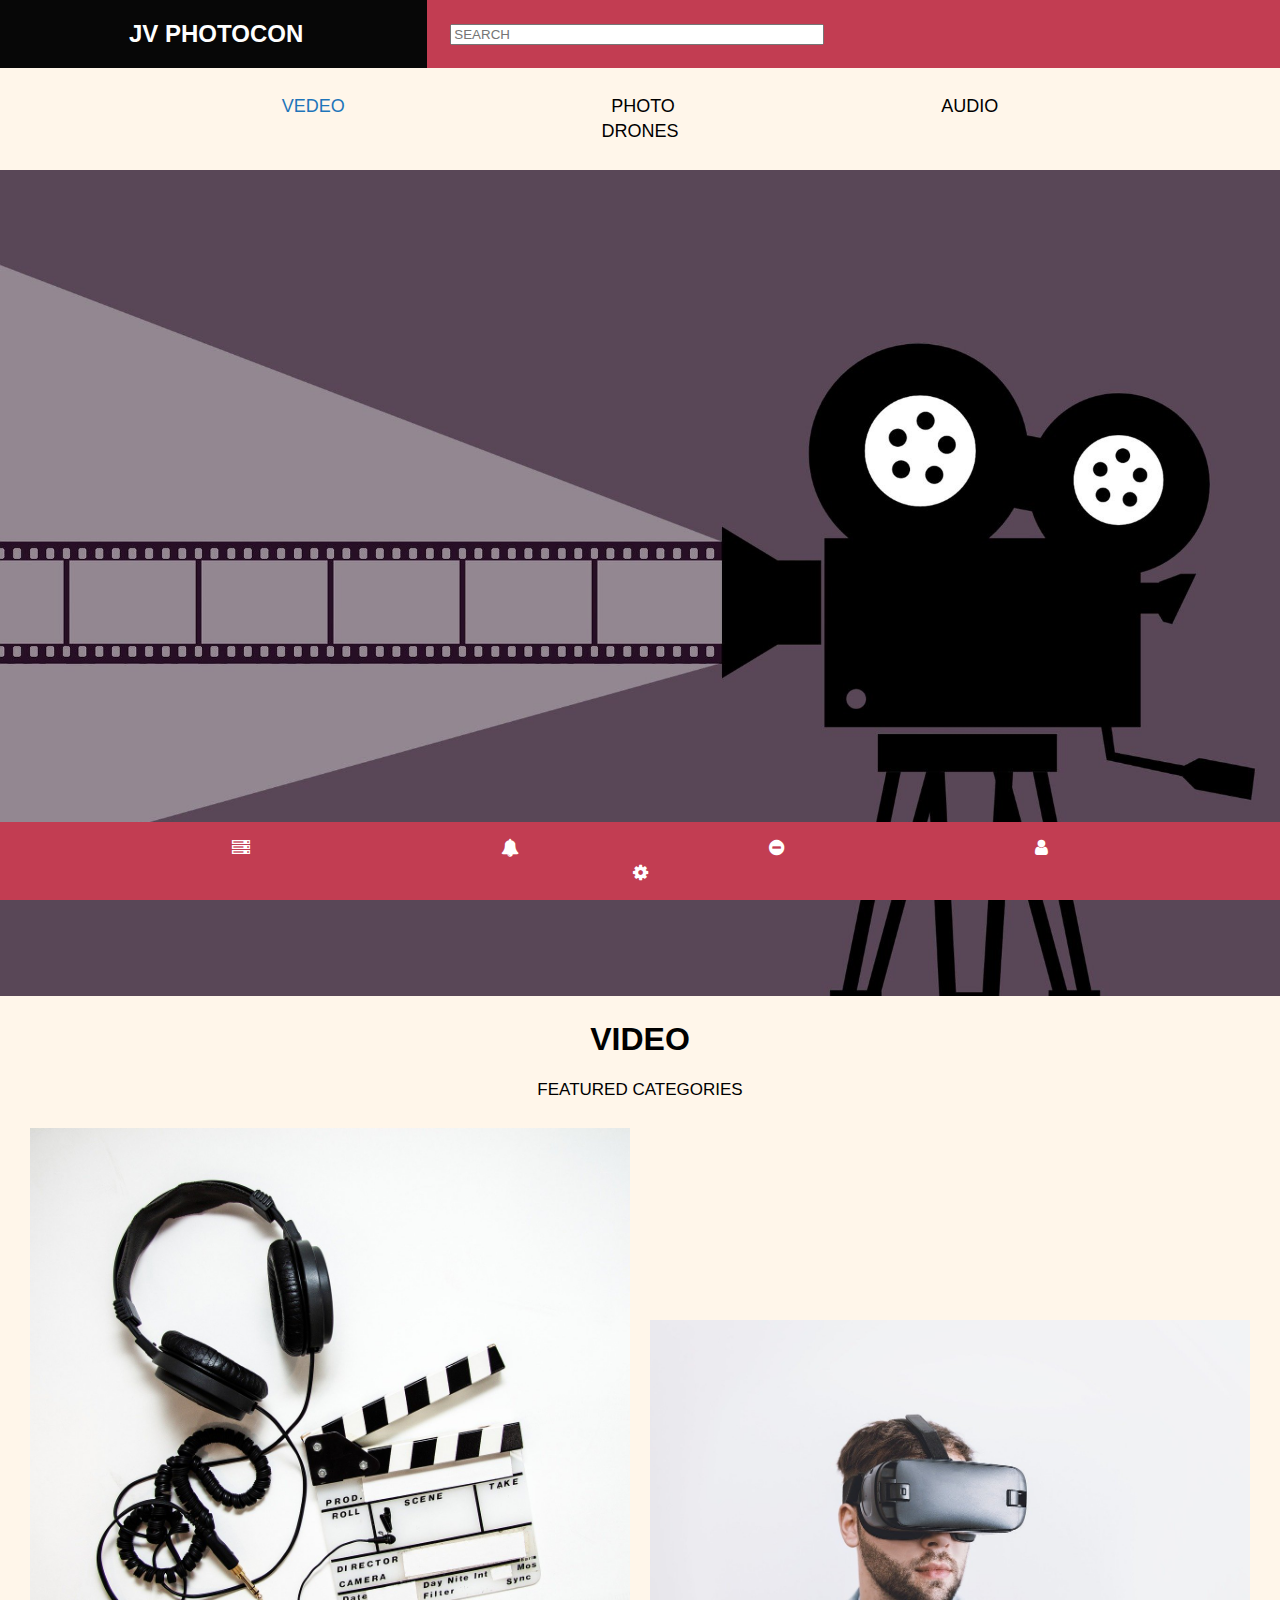
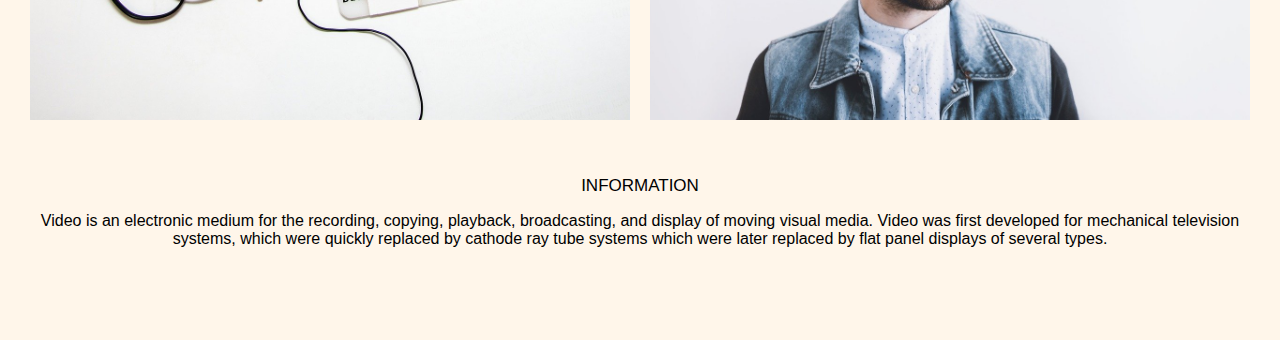
<file: index.html>
<!DOCTYPE html>
<html>
<head>
<meta name="viewport" content="width=device-width, initial-scale=1">
<link rel="stylesheet" href="https://cdnjs.cloudflare.com/ajax/libs/font-awesome/4.7.0/css/font-awesome.min.css">
<link rel="stylesheet" type="text/css" href="css/style.css">
</head>
<body>

    <div class="top-header">
      <div class="col-md-12" >
        <div class="col-md-4 logo">
          <h2 class="logo_head">JV PHOTOCON</h2>
        </div>
        <div class="col-md-8 search_div">
          <input type="text" placeholder="SEARCH"  class="search">
        </div>
      
    </div>
    </div>
    
    

<div class="header">  
  <div class="header-center">
    <ul class="abc">
      <a class="" href="index.html">VEDEO</a>
      <a class="" href="photo.html">PHOTO</a>
      <a class="" href="audio.html">AUDIO</a>
      <a class="" href="drone.html">DRONES</a>
    </ul>
   
  </div>
</div>
<div >
  <img src="image/video.jpg" class="image">
</div>

<div class="category">
  <center><h1>VIDEO</h1></center>
  <center><span class="feature_category">FEATURED CATEGORIES</span></center><br>

  <div class="container">
    <div>
      <img src="image/video1.jpg" class="image1"><img src="image/video2.jpg" class="image1">
    </div>
    <div class="information">
       <center><span class="info_size">INFORMATION</span></center>
       <center><p>Video is an electronic medium for the recording, copying, playback, broadcasting, and display of moving visual media. Video was first developed for mechanical television systems, which were quickly replaced by cathode ray tube systems which were later replaced by flat panel displays of several types.</p></center>
    </div>
  </div>
</div>

<div class="footer">
 <div class="footer-center">
  <div class="dropup">
    <a href="javascript:void(0)" class="dropbtn"><i class="fa fa-server"></i></a>
    <div class="dropup-content">
      <a href="index.html">VEDEO</a>
      <a href="photo.html">PHOTO</a>
      <a href="audio.html">AUDIO</a>
      <a href="drone.html">DRONES</a>
  </div>
</div>
    <a href="javascript:void(0)"><i class="fa fa-bell"></i></a>
    <a href="javascript:void(0)"><i class="fa fa-minus-circle"></i></a>
    <a href="javascript:void(0)"><i class="fa fa-user"></i></a>
    <a href="javascript:void(0)"><i class="fa fa-cog"></i></a>
  </div>
</div>
<script type="text/javascript" src="js/jquery.js"></script>
</body>
</html>

<script type="text/javascript">
$(document).ready(function () {
    var url = window.location;
    $('ul.abc a[href="'+ url +'"]').addClass('active');
    $('ul.abc a').filter(function() {
         return this.href == url;
    }).addClass('active');
});
</script>
</file>
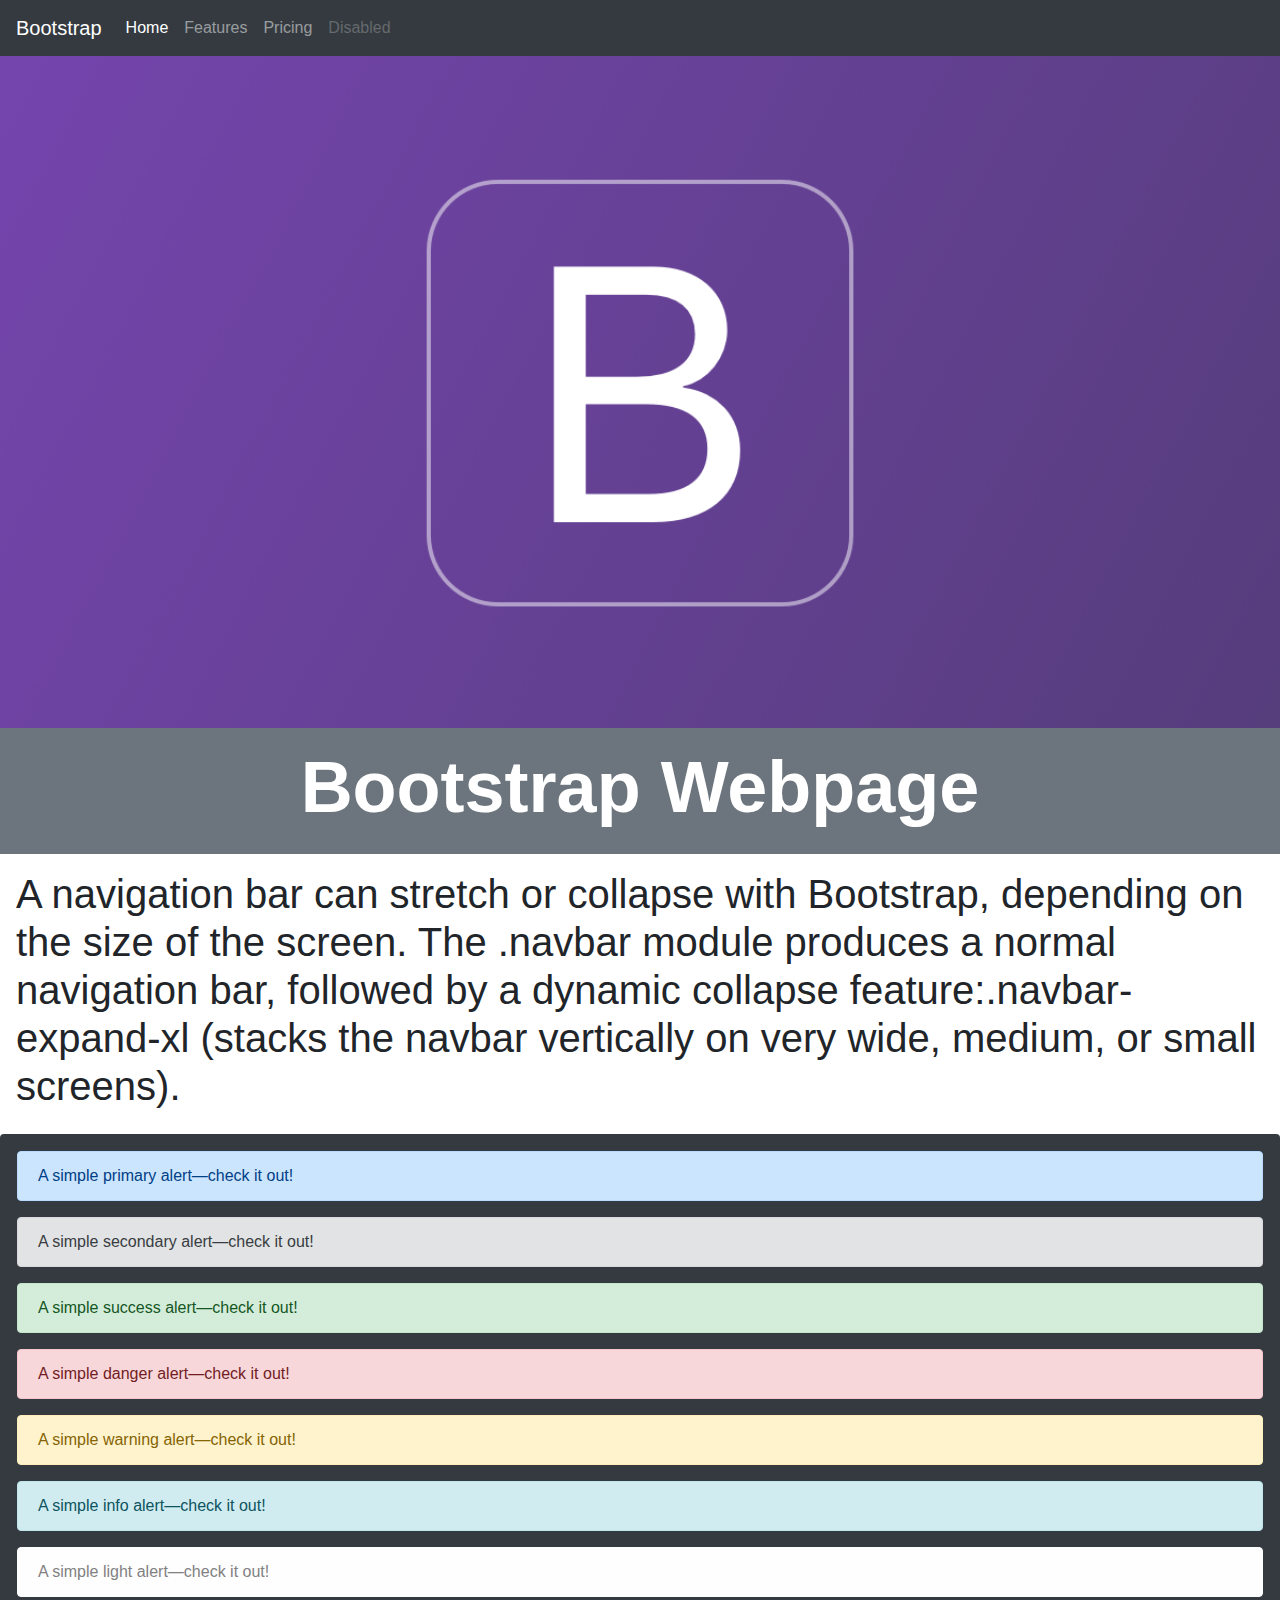
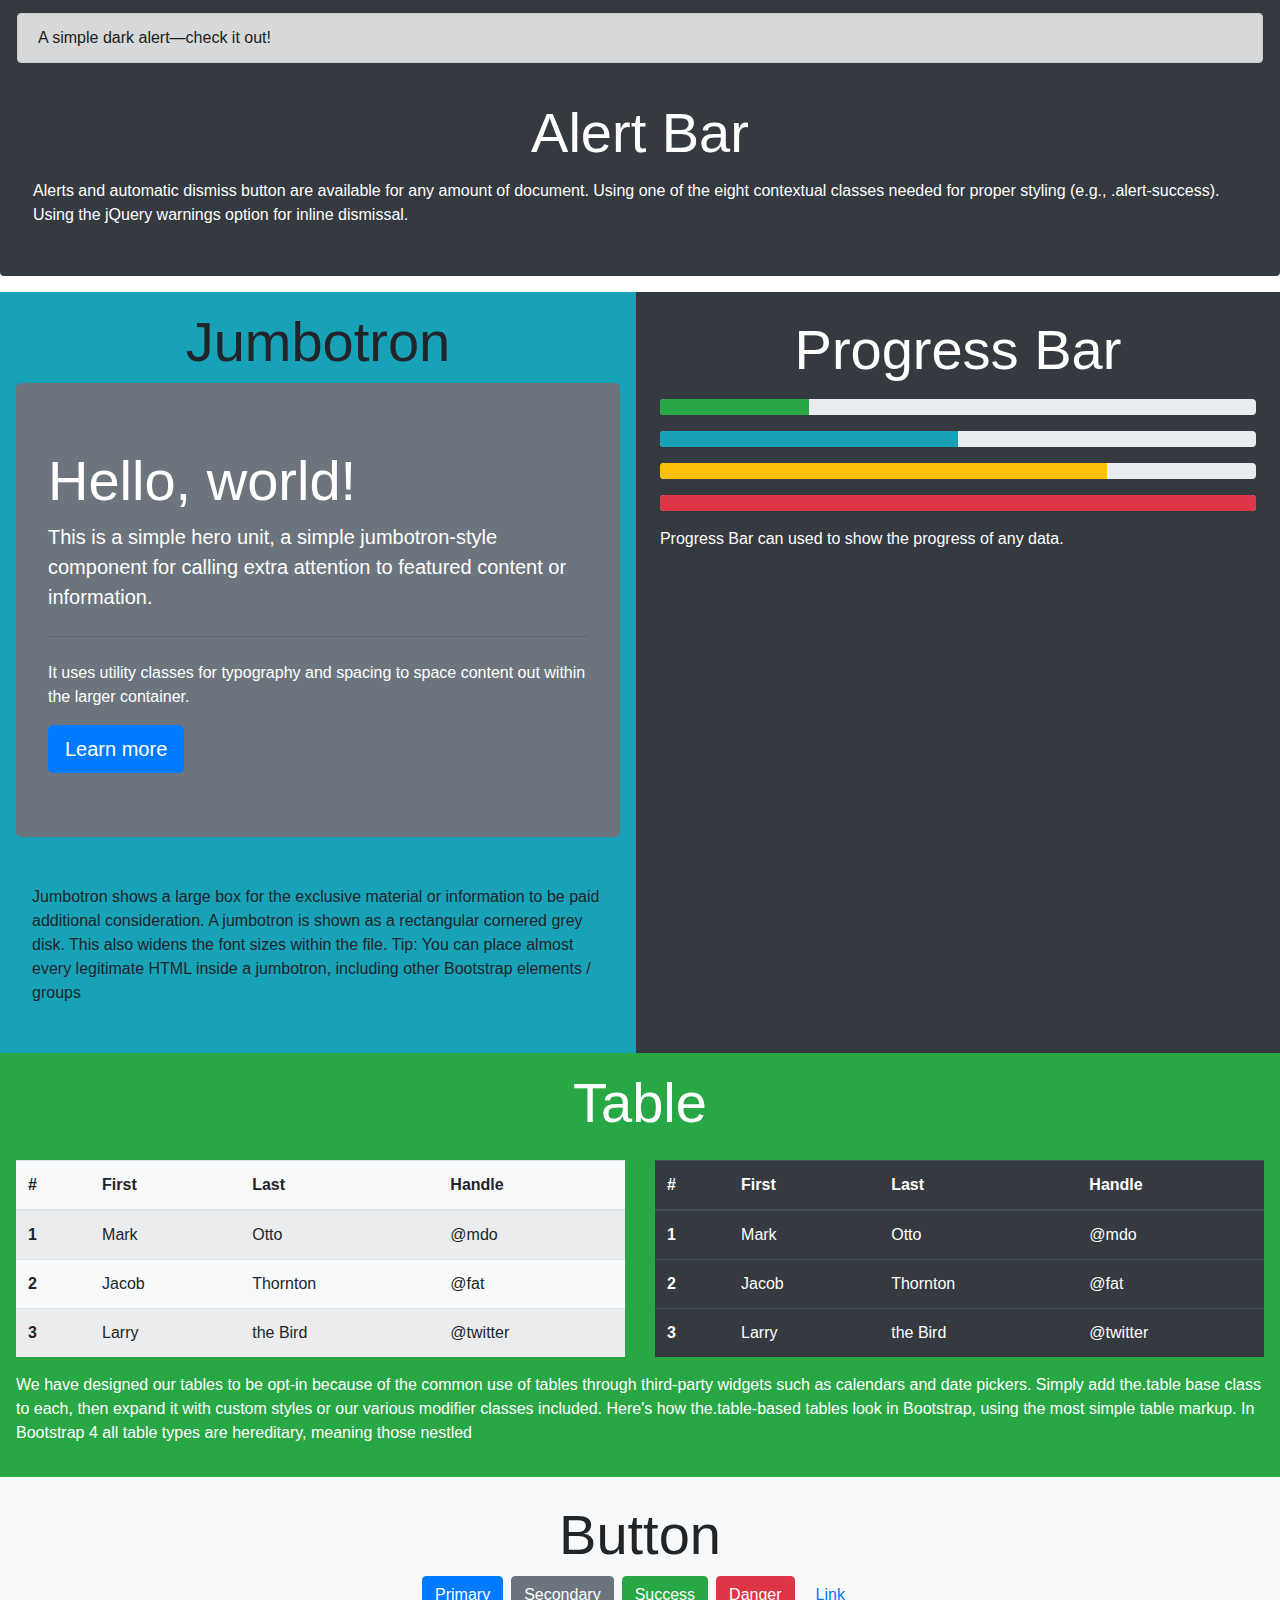
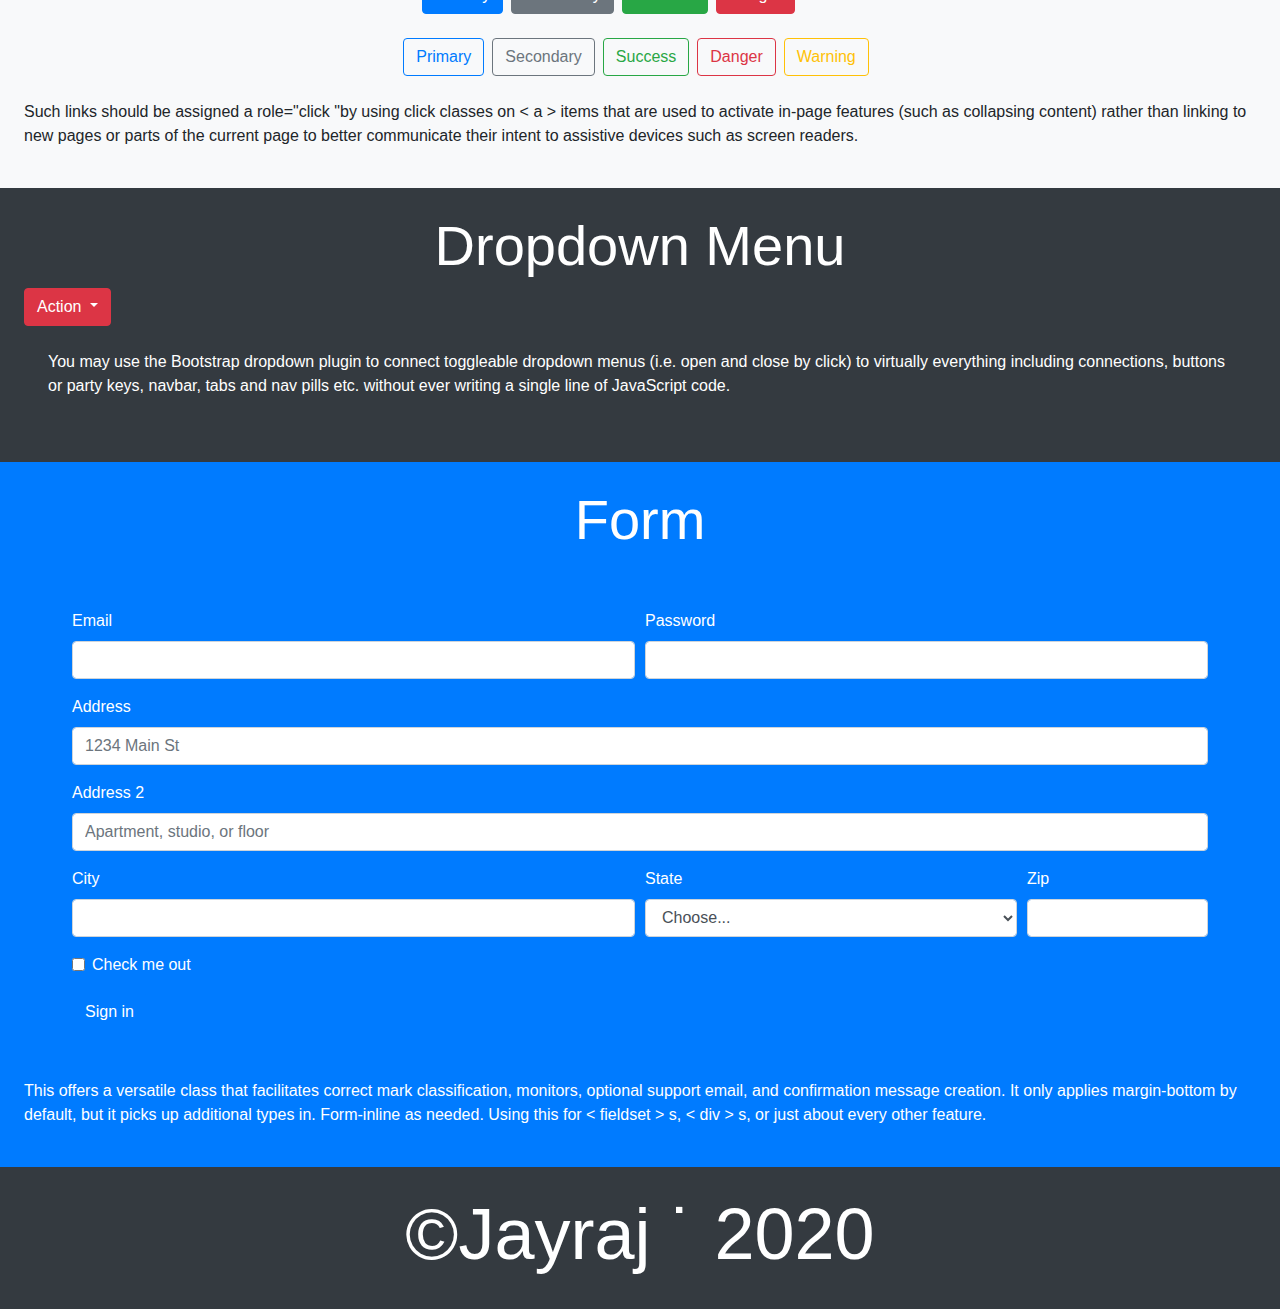
<file: bootstrap/index.html>
<!doctype html>
<html lang="en">
  <head>
    <!-- Required meta tags -->
    <meta charset="utf-8">
    <meta name="viewport" content="width=device-width, initial-scale=1, shrink-to-fit=no">

    <!-- Bootstrap CSS -->
    <link rel="stylesheet" href="https://stackpath.bootstrapcdn.com/bootstrap/4.4.1/css/bootstrap.min.css" integrity="sha384-Vkoo8x4CGsO3+Hhxv8T/Q5PaXtkKtu6ug5TOeNV6gBiFeWPGFN9MuhOf23Q9Ifjh" crossorigin="anonymous">

    <title>Bootstrap</title>
  </head>
  <body>
    <header>
      <nav class="navbar navbar-expand-lg navbar-dark bg-dark">
      <a class="navbar-brand" href="#">Bootstrap</a>
      <button class="navbar-toggler" type="button" data-toggle="collapse" data-target="#navbarNavAltMarkup" aria-controls="navbarNavAltMarkup" aria-expanded="false" aria-label="Toggle navigation">
        <span class="navbar-toggler-icon"></span>
      </button>
      <div class="collapse navbar-collapse" id="navbarNavAltMarkup">
        <div class="navbar-nav">
          <a class="nav-item nav-link active" href="#">Home <span class="sr-only">(current)</span></a>
          <a class="nav-item nav-link" href="#">Features</a>
          <a class="nav-item nav-link" href="#">Pricing</a>
          <a class="nav-item nav-link disabled" href="#" tabindex="-1" aria-disabled="true">Disabled</a>
        </div>
      </div>
    </nav>
  </header>
  <div class="banner">
    <img src="image/banner.png" alt="banner" class="image-fluid" width="100%">
  </div>
  <div class="box p-3 bg-secondary text-white">
    <h1 class="display-3 text-center font-weight-bold">Bootstrap Webpage</h1>
  </div>
  <div class="content p-3">
    <h1>A navigation bar can stretch or collapse with Bootstrap, depending on the size of the screen. The .navbar module produces a normal navigation bar, followed by a dynamic collapse feature:.navbar-expand-xl (stacks the navbar vertically on very wide, medium, or small screens).</h1>
  </div>
  <div class="alert p-3 bg-dark">
    <div class="alert alert-primary" role="alert">
      A simple primary alert—check it out!
    </div>
    <div class="alert alert-secondary" role="alert">
      A simple secondary alert—check it out!
    </div>
    <div class="alert alert-success" role="alert">
      A simple success alert—check it out!
    </div>
    <div class="alert alert-danger" role="alert">
      A simple danger alert—check it out!
    </div>
    <div class="alert alert-warning" role="alert">
      A simple warning alert—check it out!
    </div>
    <div class="alert alert-info" role="alert">
      A simple info alert—check it out!
    </div>
    <div class="alert alert-light" role="alert">
      A simple light alert—check it out!
    </div>
    <div class="alert alert-dark" role="alert">
      A simple dark alert—check it out!
    </div>
    <div class="content-2 p-3 text-white">
      <h1 class="display-4 text-center p-1">Alert Bar</h1>
      <p>Alerts and automatic dismiss button are available for any amount of document. Using one of the eight contextual classes needed for proper styling (e.g., .alert-success). Using the jQuery warnings option for inline dismissal.</p>
    </div>
  </div>
  <div class="d-flex w-100 flex-column flex-md-row mr-auto">
    <div class="jumbo p-3 bg-info w-100">
      <h1 class="display-4 text-center">Jumbotron</h1>
      <div class="jumbotron bg-secondary text-white">
        <h1 class="display-4">Hello, world!</h1>
        <p class="lead">This is a simple hero unit, a simple jumbotron-style component for calling extra attention to featured content or information.</p>
        <hr class="my-4">
        <p>It uses utility classes for typography and spacing to space content out within the larger container.</p>
        <a class="btn btn-primary btn-lg" href="#" role="button">Learn more</a>
      </div>
      <p class="p-3">Jumbotron shows a large box for the exclusive material or information to be paid additional consideration. A jumbotron is shown as a rectangular cornered grey disk. This also widens the font sizes within the file. Tip: You can place almost every legitimate HTML inside a jumbotron, including other Bootstrap elements / groups</p>
    </div>
    <div class="prog bg-dark text-white p-4 w-100">
      <h1 class="display-4 text-center">Progress Bar</h1>
      <div class="progress mb-3 mt-3">
        <div class="progress-bar bg-success" role="progressbar" style="width: 25%" aria-valuenow="25" aria-valuemin="0" aria-valuemax="100"></div>
      </div>
      <div class="progress mb-3 mt-3">
        <div class="progress-bar bg-info" role="progressbar" style="width: 50%" aria-valuenow="50" aria-valuemin="0" aria-valuemax="100"></div>
      </div>
      <div class="progress mb-3 mt-3">
        <div class="progress-bar bg-warning" role="progressbar" style="width: 75%" aria-valuenow="75" aria-valuemin="0" aria-valuemax="100"></div>
      </div>
      <div class="progress mb-3 mt-3">
        <div class="progress-bar bg-danger" role="progressbar" style="width: 100%" aria-valuenow="100" aria-valuemin="0" aria-valuemax="100"></div>
      </div>
      <p class="w-100">Progress Bar can used to show the progress of any data. </p>
    </div>
  </div>
  <div class="info-row p-3 bg-success text-white">
    <h1 class="display-4 text-center mb-4">Table</h1>
    <div class="row">
      <div class="col-sm">
        <table class="table table-striped bg-light">
          <thead>
            <tr>
              <th scope="col">#</th>
              <th scope="col">First</th>
              <th scope="col">Last</th>
              <th scope="col">Handle</th>
            </tr>
          </thead>
          <tbody>
            <tr>
              <th scope="row">1</th>
              <td>Mark</td>
              <td>Otto</td>
              <td>@mdo</td>
            </tr>
            <tr>
              <th scope="row">2</th>
              <td>Jacob</td>
              <td>Thornton</td>
              <td>@fat</td>
            </tr>
            <tr>
              <th scope="row">3</th>
              <td>Larry</td>
              <td>the Bird</td>
              <td>@twitter</td>
            </tr>
          </tbody>
        </table>
      </div>
      <div class="col-sm">
        <table class="table table-dark">
        <thead>
          <tr>
            <th scope="col">#</th>
            <th scope="col">First</th>
            <th scope="col">Last</th>
            <th scope="col">Handle</th>
          </tr>
        </thead>
        <tbody>
          <tr>
            <th scope="row">1</th>
            <td>Mark</td>
            <td>Otto</td>
            <td>@mdo</td>
          </tr>
          <tr>
            <th scope="row">2</th>
            <td>Jacob</td>
            <td>Thornton</td>
            <td>@fat</td>
          </tr>
          <tr>
            <th scope="row">3</th>
            <td>Larry</td>
            <td>the Bird</td>
            <td>@twitter</td>
          </tr>
        </tbody>
      </table>
    </div>
  </div>
  <p>We have designed our tables to be opt-in because of the common use of tables through third-party widgets such as calendars and date pickers. Simply add the.table base class to each, then expand it with custom styles or our various modifier classes included. 

    Here's how the.table-based tables look in Bootstrap, using the most simple table markup. In Bootstrap 4 all table types are hereditary, meaning those nestled</p>
</div>
<div class="button-gp p-4 bg-light w-100">
  <h1 class="display-4 text-center">Button</h1>
  <div class="d-flex justify-content-center">
    <button type="button" class="btn btn-primary mr-2">Primary</button>
    <button type="button" class="btn btn-secondary mr-2">Secondary</button>
    <button type="button" class="btn btn-success mr-2">Success</button>
    <button type="button" class="btn btn-danger mr-2">Danger</button>

    <button type="button" class="btn btn-link">Link</button>
  </div>
  <div class="d-flex justify-content-center p-4">
    <button type="button" class="btn btn-outline-primary mr-2 ">Primary</button>
    <button type="button" class="btn btn-outline-secondary mr-2">Secondary</button>
    <button type="button" class="btn btn-outline-success mr-2">Success</button>
    <button type="button" class="btn btn-outline-danger mr-2">Danger</button>
    <button type="button" class="btn btn-outline-warning mr-2">Warning</button>

  </div>
  <p>Such links should be assigned a role="click "by using click classes on < a > items that are used to activate in-page features (such as collapsing content) rather than linking to new pages or parts of the current page to better communicate their intent to assistive devices such as screen readers.</p>
</div>
<div class="drop-menu p-4 bg-dark text-white">
  <h1 class="display-4 text-center">Dropdown Menu</h1>
  <!-- Example single danger button -->
 <!-- Example single danger button -->
  <div class="btn-group ">
    <button type="button" class="btn btn-danger dropdown-toggle" data-toggle="dropdown" aria-haspopup="true" aria-expanded="false">
      Action
    </button>
    <div class="dropdown-menu">
      <a class="dropdown-item" href="#">Action</a>
      <a class="dropdown-item" href="#">Another action</a>
      <a class="dropdown-item" href="#">Something else here</a>
      <div class="dropdown-divider"></div>
      <a class="dropdown-item" href="#">Separated link</a>
    </div>
  </div>
  <p class="p-4">You may use the Bootstrap dropdown plugin to connect toggleable dropdown menus (i.e. open and close by click) to virtually everything including connections, buttons or party keys, navbar, tabs and nav pills etc. without ever writing a single line of JavaScript code.</p>
</div>
<div class="use p-4 bg-primary text-white">
  <h1 class="display-4 text-center">Form</h1>
  <form class="p-5">
    <div class="form-row">
      <div class="form-group col-md-6">
        <label for="inputEmail4">Email</label>
        <input type="email" class="form-control" id="inputEmail4">
      </div>
      <div class="form-group col-md-6">
        <label for="inputPassword4">Password</label>
        <input type="password" class="form-control" id="inputPassword4">
      </div>
    </div>
    <div class="form-group">
      <label for="inputAddress">Address</label>
      <input type="text" class="form-control" id="inputAddress" placeholder="1234 Main St">
    </div>
    <div class="form-group">
      <label for="inputAddress2">Address 2</label>
      <input type="text" class="form-control" id="inputAddress2" placeholder="Apartment, studio, or floor">
    </div>
    <div class="form-row">
      <div class="form-group col-md-6">
        <label for="inputCity">City</label>
        <input type="text" class="form-control" id="inputCity">
      </div>
      <div class="form-group col-md-4">
        <label for="inputState">State</label>
        <select id="inputState" class="form-control">
          <option selected>Choose...</option>
          <option>...</option>
        </select>
      </div>
      <div class="form-group col-md-2">
        <label for="inputZip">Zip</label>
        <input type="text" class="form-control" id="inputZip">
      </div>
    </div>
    <div class="form-group">
      <div class="form-check">
        <input class="form-check-input" type="checkbox" id="gridCheck">
        <label class="form-check-label" for="gridCheck">
          Check me out
        </label>
      </div>
    </div>
    <button type="submit" class="btn btn-primary">Sign in</button>
  </form>
  <p>This offers a versatile class that facilitates correct mark classification, monitors, optional support email, and confirmation message creation. It only applies margin-bottom by default, but it picks up additional types in. Form-inline as needed. Using this for < fieldset > s, < div > s, or just about every other feature.</p>
</div>
<footer class="p-4 bg-dark text-white">
  <h1 class="display-3 text-center">&copy;Jayraj &dot; 2020</h1>
</footer>
  








    <!-- Optional JavaScript -->
    <!-- jQuery first, then Popper.js, then Bootstrap JS -->
    <script src="https://code.jquery.com/jquery-3.4.1.slim.min.js" integrity="sha384-J6qa4849blE2+poT4WnyKhv5vZF5SrPo0iEjwBvKU7imGFAV0wwj1yYfoRSJoZ+n" crossorigin="anonymous"></script>
    <script src="https://cdn.jsdelivr.net/npm/popper.js@1.16.0/dist/umd/popper.min.js" integrity="sha384-Q6E9RHvbIyZFJoft+2mJbHaEWldlvI9IOYy5n3zV9zzTtmI3UksdQRVvoxMfooAo" crossorigin="anonymous"></script>
    <script src="https://stackpath.bootstrapcdn.com/bootstrap/4.4.1/js/bootstrap.min.js" integrity="sha384-wfSDF2E50Y2D1uUdj0O3uMBJnjuUD4Ih7YwaYd1iqfktj0Uod8GCExl3Og8ifwB6" crossorigin="anonymous"></script>
  </body>
</html>
</file>
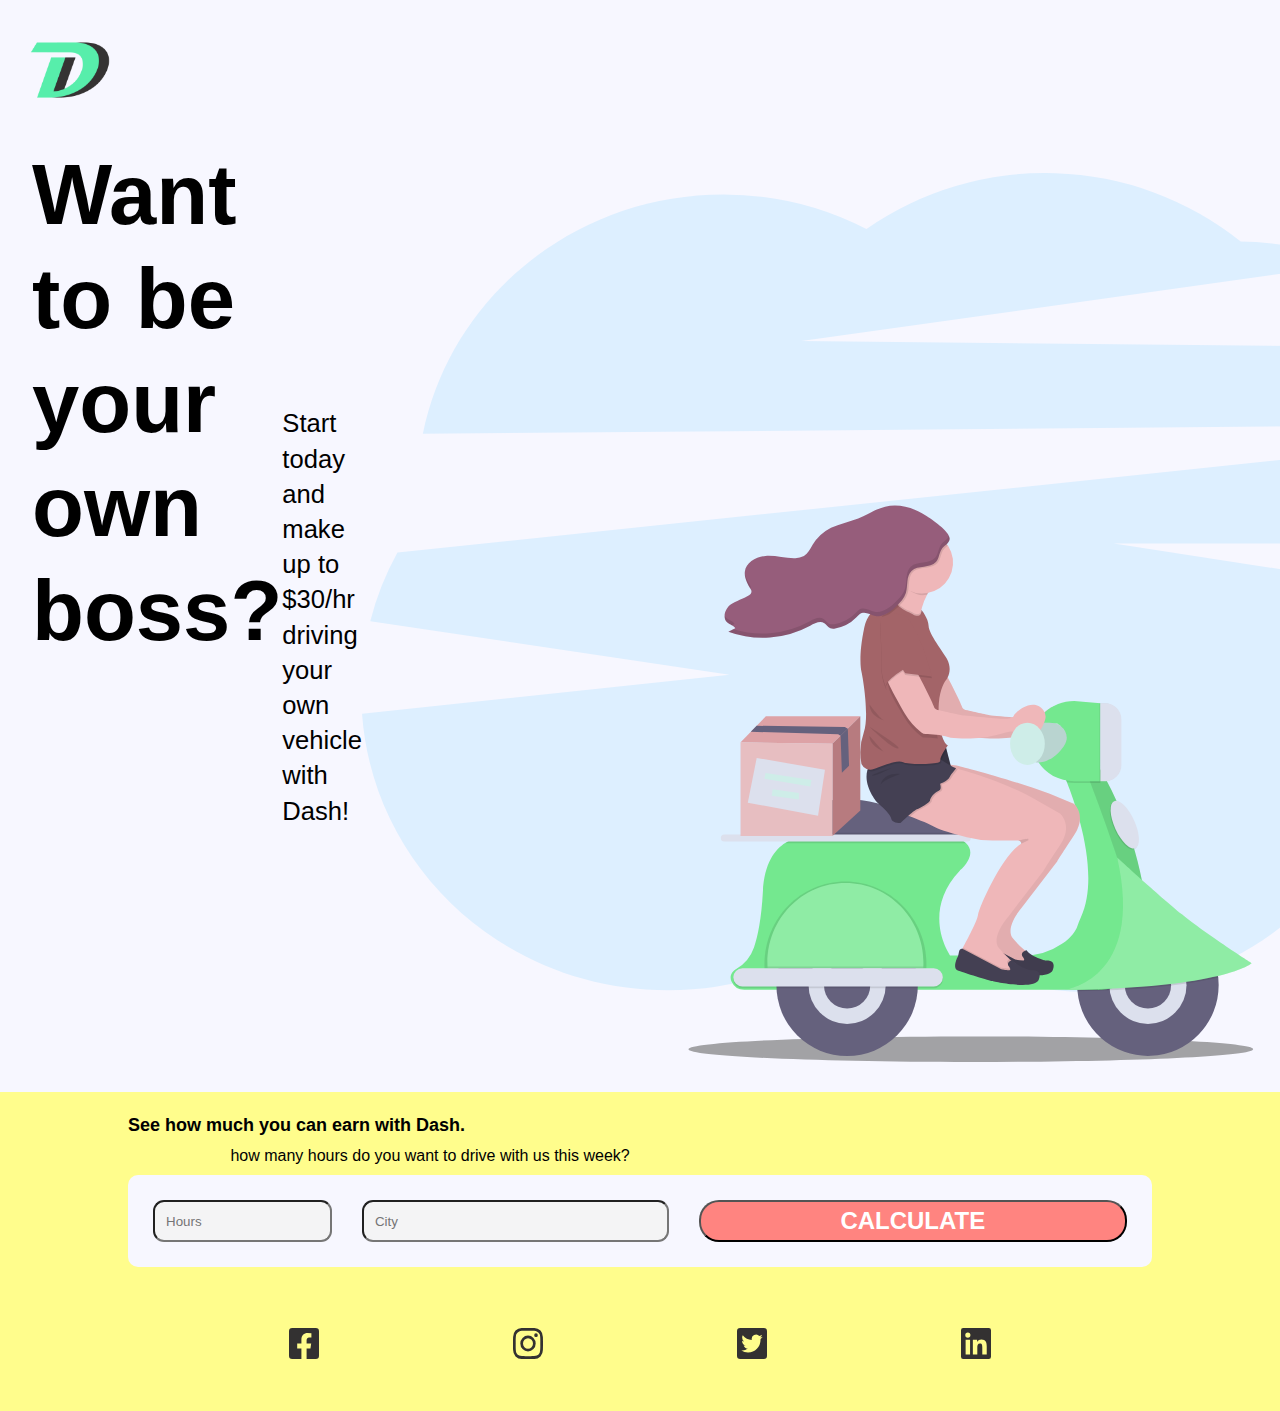
<file: landing-page/index.html>
<!DOCTYPE html>
<html lang="en">

<head>
    <meta charset="UTF-8">
    <meta name="viewport" content="width=device-width, initial-scale=1.0">
    <meta http-equiv="X-UA-Compatible" content="ie=edge">
    <link rel="stylesheet" href="styles/style.css">
    <title>Landing pages</title>
</head>
<!-- setting up the body  -->

<body>
    <header class="logo">
        <img src="images/logo/logo.png" alt="Website's logo" />

    </header>
    <div class="wrapper">
        <h1>Want to be your own boss?</h1>
        <p>Start today and make up to $30/hr driving your own vehicle with Dash!</p>
        <img src="images/bg-image/scooter.svg" alt="Girl riding a motorcycle" />
        <!-- setting up the contact form -->
        <div class="contact-form">
            <h2>Apply Now</h2>
            <p>Enter your info below to get started.</p>
            <form>
                <fieldset>
                    <input class="class" placeholder="First name">
                </fieldset>
                <fieldset>
                    <input class="class" placeholder="Last name">
                </fieldset>
                <fieldset>
                    <input class="class" placeholder="Email address">
                </fieldset>
                <fieldset>
                    <input class="class" placeholder="Phone number">
                </fieldset>
                <fieldset>
                    <input type="checkbox" name="" value="i accept the terms"> I agree to dash terms

                </fieldset>
                <input type="submit" value="DRIVE WITH US" class="button-main">
                <p>Already applied? <a href="#">Check your application status here?</a></p>
            </form>
        </div>
    </div>
    </div>

    <footer>
        <!-- setting the footer form -->
        <div class="footer-form">
            <h3>See how much you can earn with Dash.</h3>
            <p>how many hours do you want to drive with us this week?</p>
            <form class="calculate-form">
                <input type="text" name="hours" placeholder="Hours" id="kalak">
                <input type="text" name="city" placeholder="City" id="saher">
                <input type="submit" value="CALCULATE">
            </form>
        </div>
        <!-- setting up the logos for the footer -->
        <div class="logo2">
            <img src="images/icons/facebook.svg" alt="Facebook Logo">
            <img src="images/icons/instagram.svg" alt="Instagram Logo">
            <img src="images/icons/twitter.svg" alt="Twitter Logo">
            <img src="images/icons/linkedin.svg" alt="LinkedIn Logo">
        </div>
        </div>
    </footer>
    </div>
    </div>
    </footer>
</body>

</html>
</body>

</html>
</file>
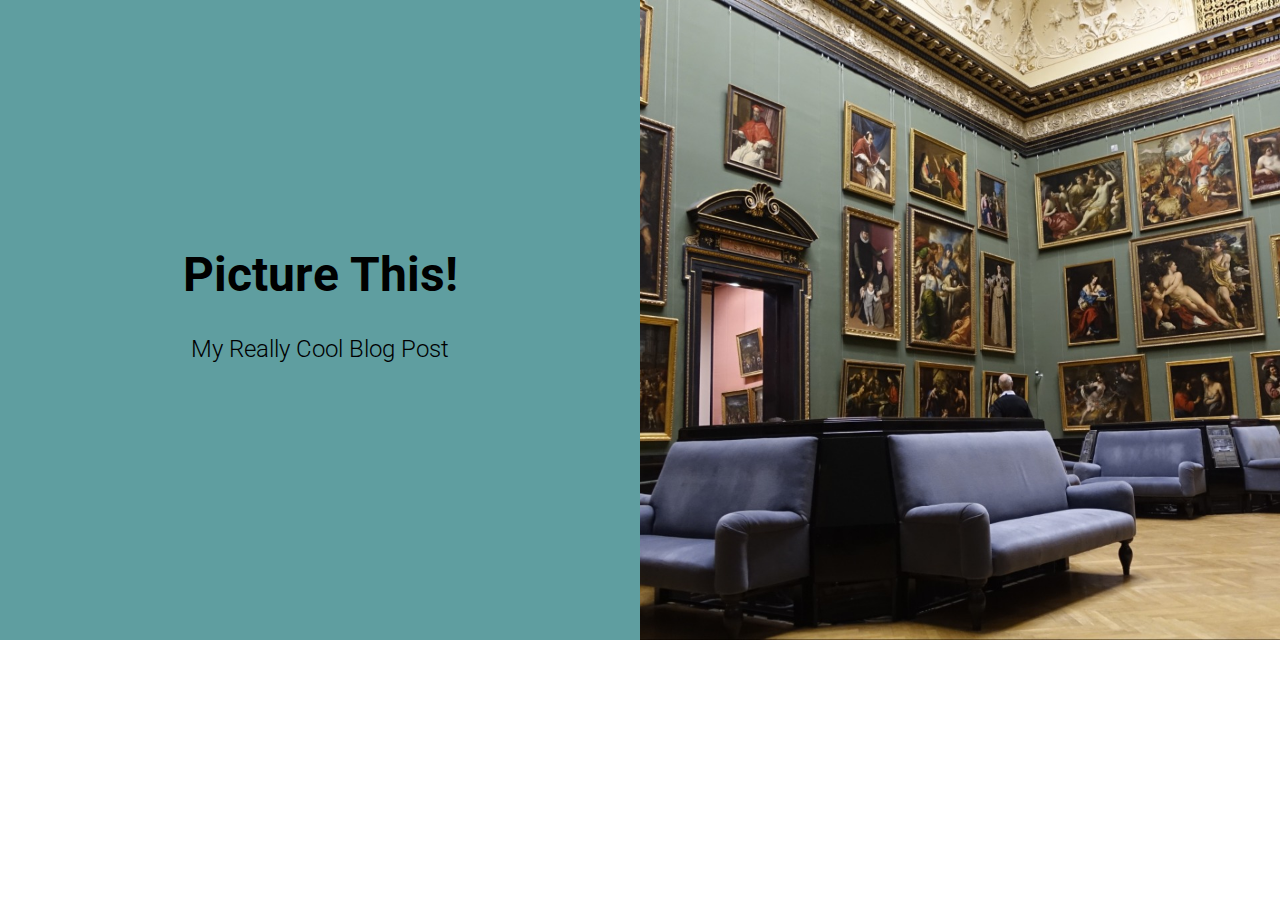
<file: mtm6201-picture-this-master/index.html>
<!DOCTYPE html>
<html lang="en">

<head>
  <meta charset="UTF-8">
  <meta name="viewport" content="width=device-width, initial-scale=1.0">
  <meta http-equiv="X-UA-Compatible" content="ie=edge">
  <title>Picture This!</title>
  <link rel="stylesheet" href="style.css">
</head>

<body>
  <header class="header">
    <div class="title">
      <h1>Picture This!</h1>
      <h4>My Really Cool Blog Post</h4>
    </div>

    <picture>
      <source 
      media="(max-width: 960px)"
      srcset="images/museum-480_x_269.jpg 480w,
      images/museum-640_x_360.jpg 640w,
      images/museum-960_x_540.jpg 960w,
      images/museum-1280_x_1280.jpg 1280w,
      images/museum-1920_x_1080.jpg 1920w">

      <source 
      media="(min-width: 960px)"
      srcset="images/museum-960_x_960.jpg 960w,
      images/museum-1280_x_1280.jpg 1280w,
      images/museum-1920_x_1920.jpg 1920"
      
      sizes="50vw">


      <img src="images/museum.jpg" alt="placeholder">

    </picture>
   

  </header>
</body>

</html>
</file>
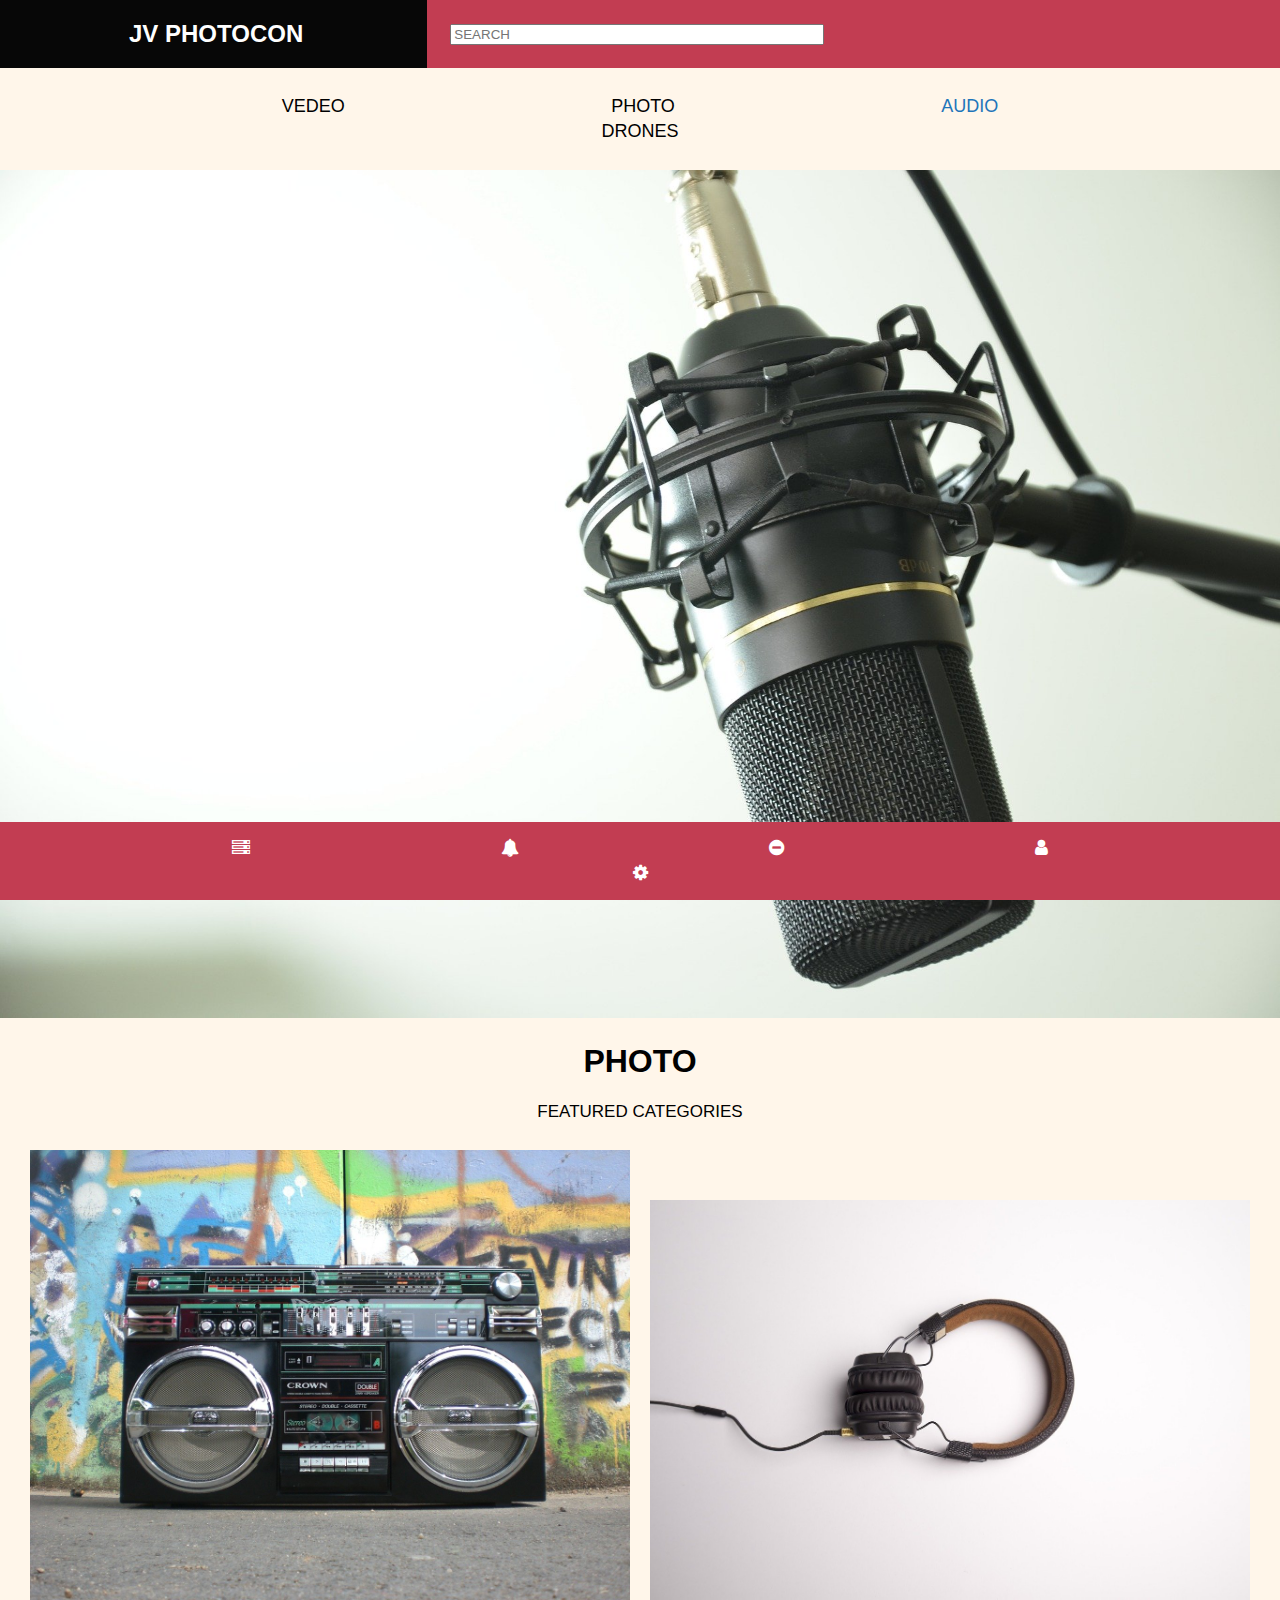
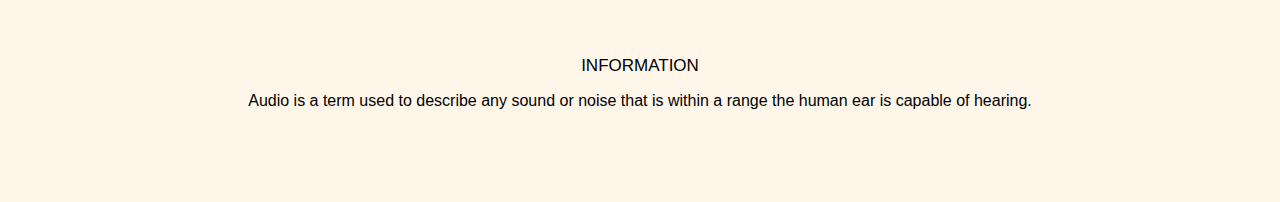
<file: audio.html>
<!DOCTYPE html>
<html>
<head>
<meta name="viewport" content="width=device-width, initial-scale=1">
<link rel="stylesheet" href="https://cdnjs.cloudflare.com/ajax/libs/font-awesome/4.7.0/css/font-awesome.min.css">
<link rel="stylesheet" type="text/css" href="css/style.css">
</head>
<body>

    <div class="top-header">
      <div class="col-md-12" >
        <div class="col-md-4 logo">
          <h2 class="logo_head">JV PHOTOCON</h2>
        </div>
        <div class="col-md-8 search_div">
          <input type="text" placeholder="SEARCH"  class="search">
        </div>
      
    </div>
    </div>
    
    

<div class="header">  
  <div class="header-center">
    <ul class="abc">
      <a class="" href="index.html">VEDEO</a>
      <a class="" href="photo.html">PHOTO</a>
      <a class="" href="audio.html">AUDIO</a>
      <a class="" href="drone.html">DRONES</a>
    </ul>
   
  </div>
</div>
<div >
  <img src="image/audio.jpg" class="image">
</div>
<div class="category">
  <center><h1>PHOTO</h1></center>
  <center><span class="feature_category">FEATURED CATEGORIES</span></center><br>
  <div class="container">
    <div>
      <img src="image/audio1.jpg" class="image1"><img src="image/audio2.jpg" class="image1">
    </div>
    <div class="information">
      <center><span class="info_size">INFORMATION</span></center>
       <center><p>Audio is a term used to describe any sound or noise that is within a range the human ear is capable of hearing. </p></center>
    </div>
  </div>
</div>
<div class="footer">
 <div class="footer-center">
  <div class="dropup">
    <a href="javascript:void(0)" class="dropbtn"><i class="fa fa-server"></i></a>
    <div class="dropup-content">
      <a href="index.html">VEDEO</a>
      <a href="photo.html">PHOTO</a>
      <a href="audio.html">AUDIO</a>
      <a href="drone.html">DRONES</a>
  </div>
</div>
    <a href="javascript:void(0)"><i class="fa fa-bell"></i></a>
    <a href="javascript:void(0)"><i class="fa fa-minus-circle"></i></a>
    <a href="javascript:void(0)"><i class="fa fa-user"></i></a>
    <a href="javascript:void(0)"><i class="fa fa-cog"></i></a>
  </div>
</div>
<script type="text/javascript" src="js/jquery.js"></script>
</body>
</html>

<script type="text/javascript">
$(document).ready(function () {
    var url = window.location;
    $('ul.abc a[href="'+ url +'"]').addClass('active');
    $('ul.abc a').filter(function() {
         return this.href == url;
    }).addClass('active');
});
</script>
</file>
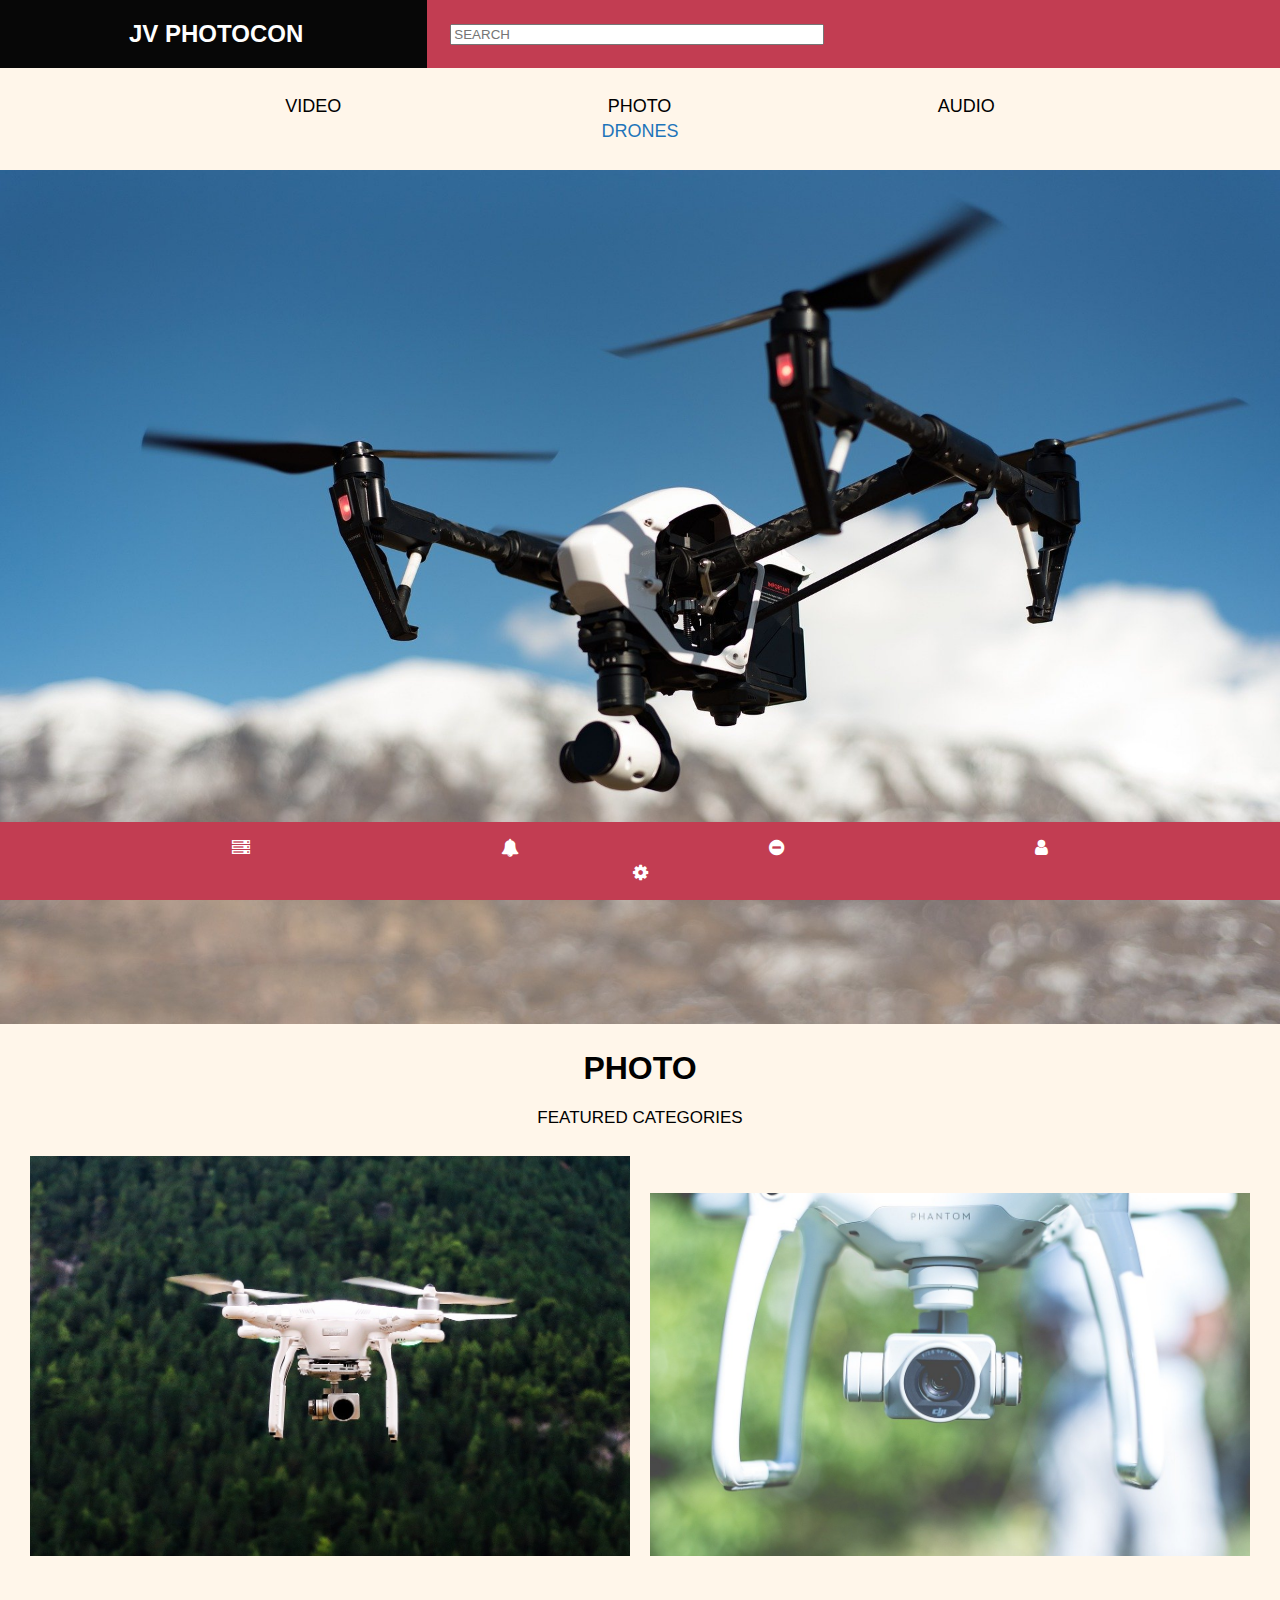
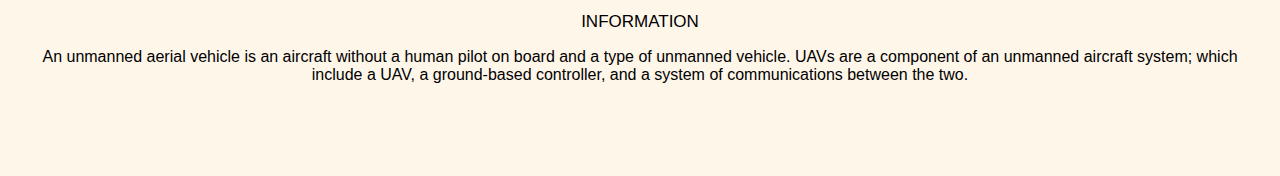
<file: drone.html>
<!DOCTYPE html>
<html>
<head>
<meta name="viewport" content="width=device-width, initial-scale=1">
<link rel="stylesheet" href="https://cdnjs.cloudflare.com/ajax/libs/font-awesome/4.7.0/css/font-awesome.min.css">
<link rel="stylesheet" type="text/css" href="css/style.css">
</head>
<body>

    <div class="top-header">
      <div class="col-md-12" >
        <div class="col-md-4 logo">
          <h2 class="logo_head">JV PHOTOCON</h2>
        </div>
        <div class="col-md-8 search_div">
          <input type="text" placeholder="SEARCH"  class="search">
        </div>
      
    </div>
    </div>
    
    

<div class="header">  
  <div class="header-center">
    <ul class="abc">
      <a class="" href="index.html">VIDEO</a>
      <a class="" href="photo.html">PHOTO</a>
      <a class="" href="audio.html">AUDIO</a>
      <a class="" href="drone.html">DRONES</a>
    </ul>
   
  </div>
</div>
<div >
  <img src="image/drone.jpg" class="image">
</div>
<div class="category">
  <center><h1>PHOTO</h1></center>
  <center><span class="feature_category">FEATURED CATEGORIES</span></center><br>
  <div class="container">
    <div>
      <img src="image/drone1.jpg" class="image1"><img src="image/drone2.jpg" class="image1">
    </div>
    <div class="information">
      <center><span class="info_size">INFORMATION</span></center>
       <center><p>An unmanned aerial vehicle is an aircraft without a human pilot on board and a type of unmanned vehicle. UAVs are a component of an unmanned aircraft system; which include a UAV, a ground-based controller, and a system of communications between the two.</p></center>
    </div>
  </div>
</div>
<div class="footer">
 <div class="footer-center">
  <div class="dropup">
    <a href="javascript:void(0)" class="dropbtn"><i class="fa fa-server"></i></a>
    <div class="dropup-content">
      <a href="index.html">video</a>
      <a href="photo.html">PHOTO</a>
      <a href="audio.html">AUDIO</a>
      <a href="drone.html">DRONES</a>
  </div>
</div>
    <a href="javascript:void(0)"><i class="fa fa-bell"></i></a>
    <a href="javascript:void(0)"><i class="fa fa-minus-circle"></i></a>
    <a href="javascript:void(0)"><i class="fa fa-user"></i></a>
    <a href="javascript:void(0)"><i class="fa fa-cog"></i></a>
  </div>
</div>
<script type="text/javascript" src="js/jquery.js"></script>
</body>
</html>

<script type="text/javascript">
$(document).ready(function () {
    var url = window.location;
    $('ul.abc a[href="'+ url +'"]').addClass('active');
    $('ul.abc a').filter(function() {
         return this.href == url;
    }).addClass('active');
});
</script>
</file>
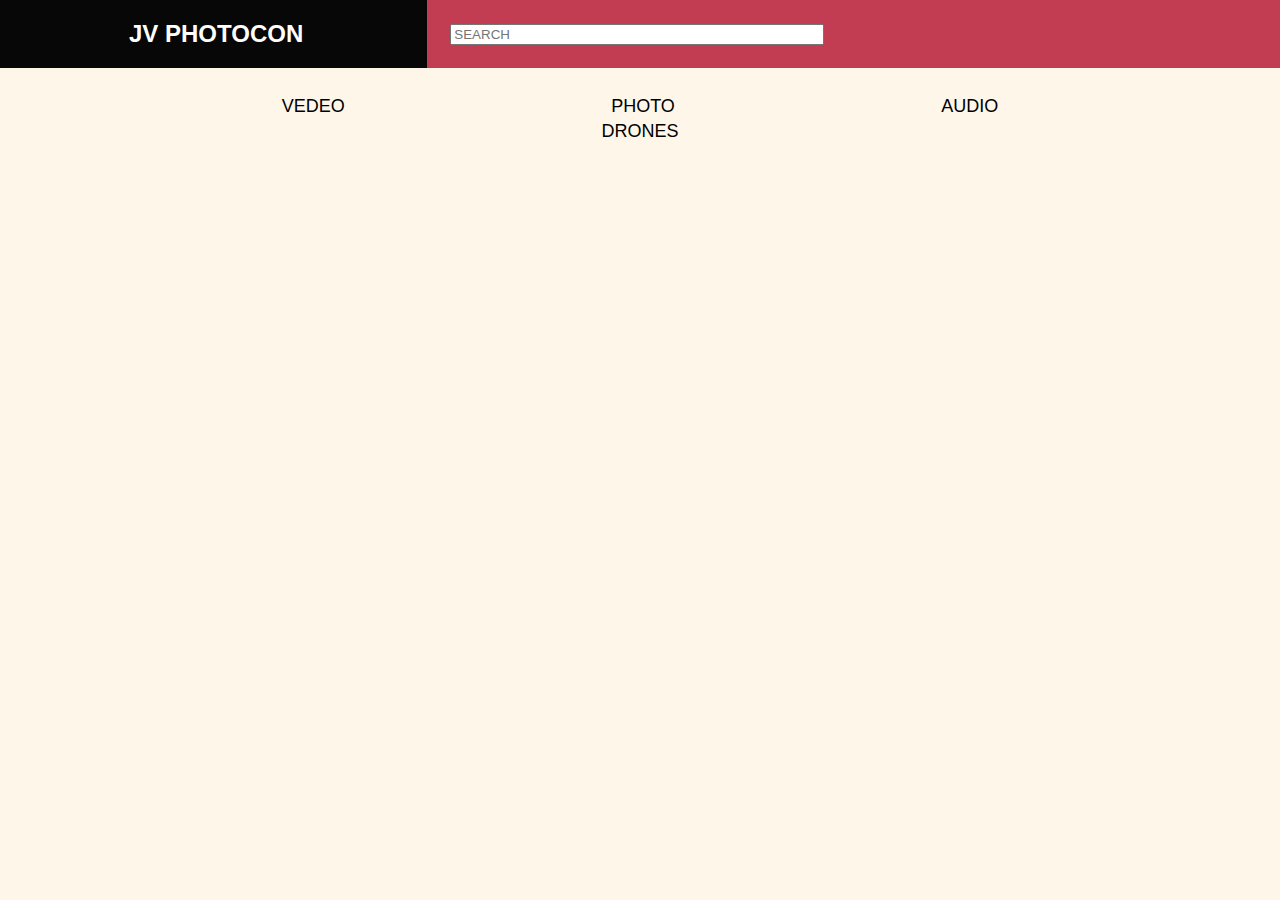
<file: header.html>
<!DOCTYPE html>
<html>
<head>
<meta name="viewport" content="width=device-width, initial-scale=1">
<link rel="stylesheet" href="https://cdnjs.cloudflare.com/ajax/libs/font-awesome/4.7.0/css/font-awesome.min.css">
<link rel="stylesheet" type="text/css" href="css/style.css">
</head>
<body>

    <div class="top-header">
      <div class="col-md-12" >
        <div class="col-md-4 logo">
          <h2 class="logo_head">JV PHOTOCON</h2>
        </div>
        <div class="col-md-8 search_div">
          <input type="text" placeholder="SEARCH"  class="search">
        </div>
      
    </div>
    </div>
    
    

<div class="header">  
  <div class="header-center">
    <ul class="abc">
      <a class="" href="video.php">VEDEO</a>
      <a class="" href="photo.php">PHOTO</a>
      <a class="" href="audio.php">AUDIO</a>
      <a class="" href="drone.php">DRONES</a>
    </ul>
   
  </div>
</div>
</file>
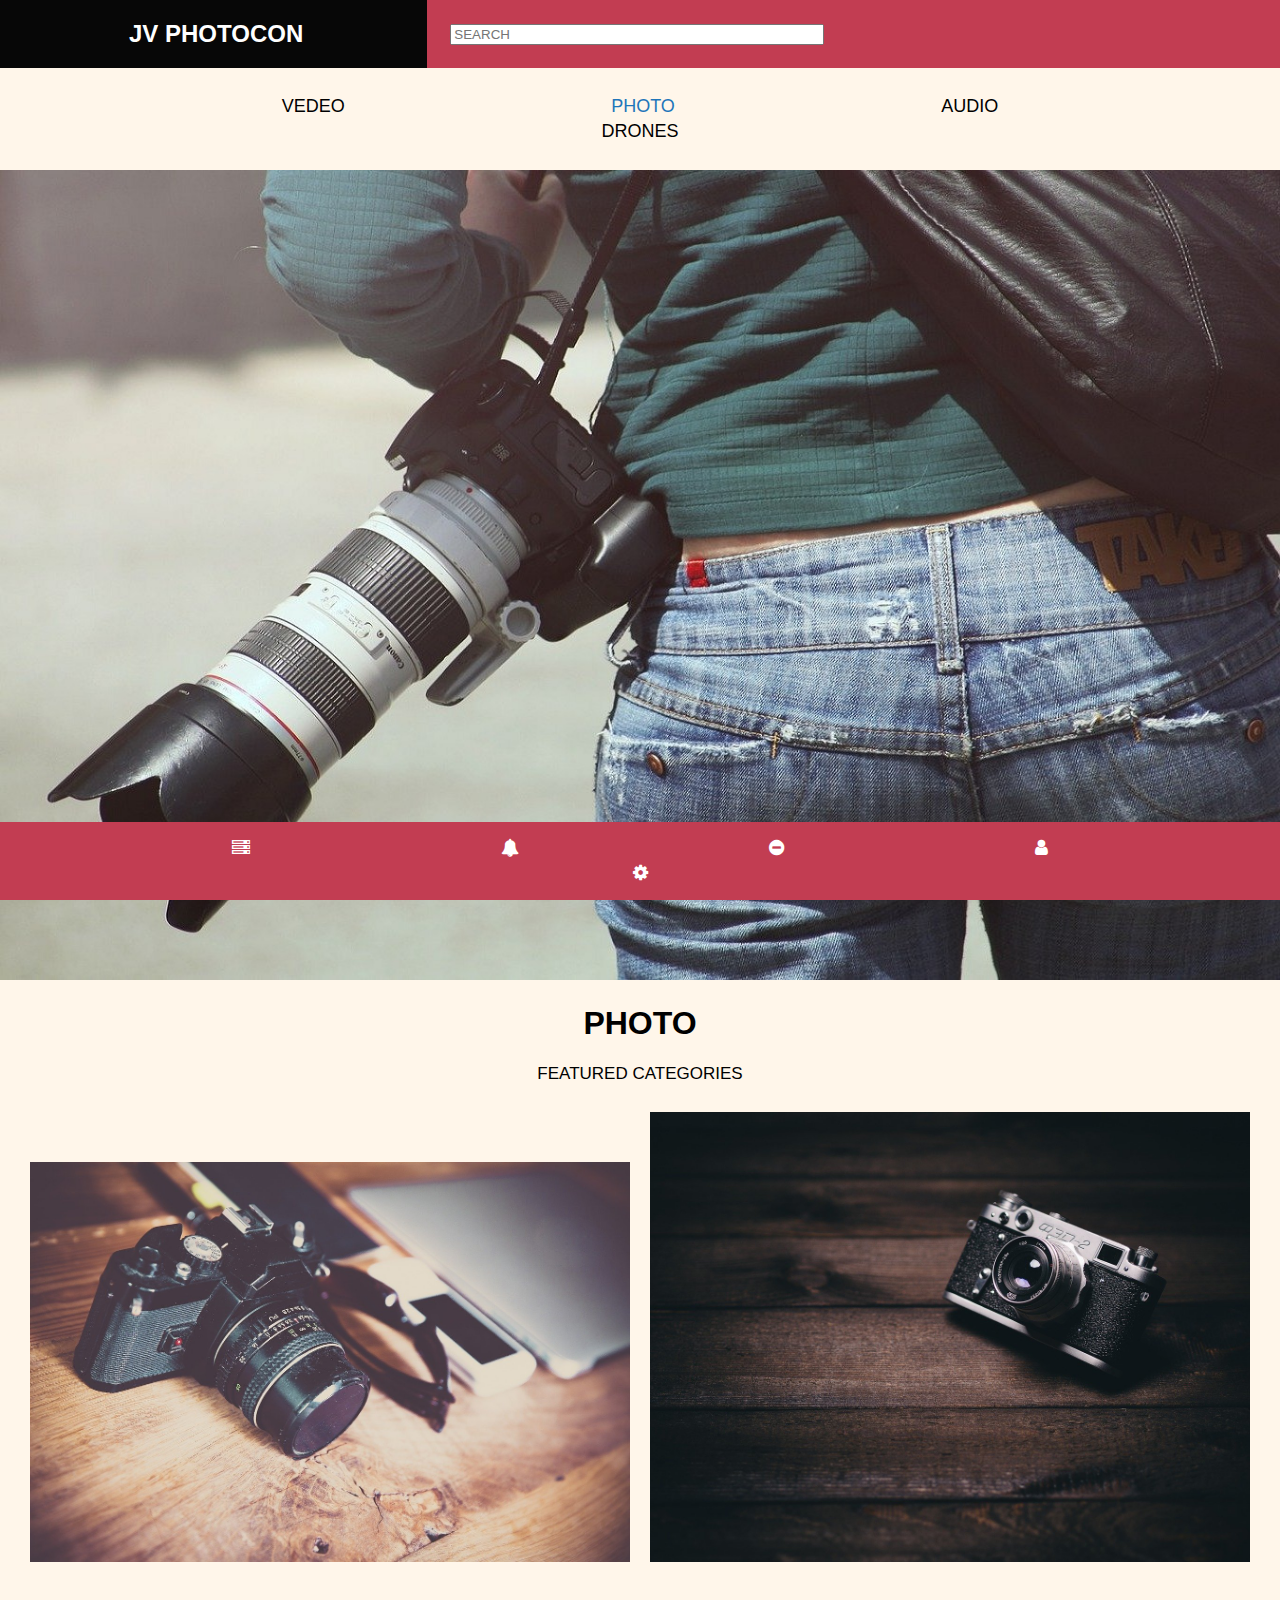
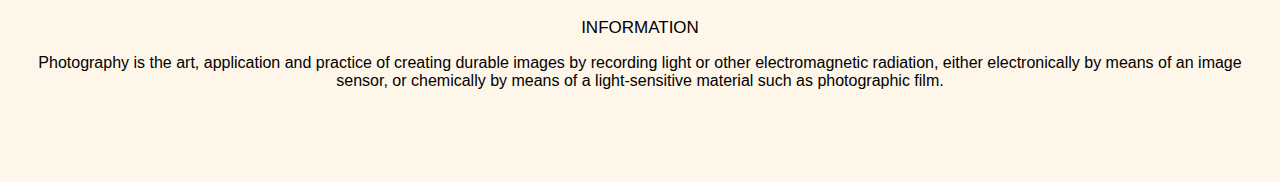
<file: photo.html>
<!DOCTYPE html>
<html>
<head>
<meta name="viewport" content="width=device-width, initial-scale=1">
<link rel="stylesheet" href="https://cdnjs.cloudflare.com/ajax/libs/font-awesome/4.7.0/css/font-awesome.min.css">
<link rel="stylesheet" type="text/css" href="css/style.css">
</head>
<body>

    <div class="top-header">
      <div class="col-md-12" >
        <div class="col-md-4 logo">
          <h2 class="logo_head">JV PHOTOCON</h2>
        </div>
        <div class="col-md-8 search_div">
          <input type="text" placeholder="SEARCH"  class="search">
        </div>
      
    </div>
    </div>
    
    

<div class="header">  
  <div class="header-center">
    <ul class="abc">
      <a class="" href="index.html">VEDEO</a>
      <a class="" href="photo.html">PHOTO</a>
      <a class="" href="audio.html">AUDIO</a>
      <a class="" href="drone.html">DRONES</a>
    </ul>
   
  </div>
</div>
<div >
  <img src="image/photo.jpg" class="image">
</div>
<div class="category">
  <center><h1>PHOTO</h1></center>
  <center><span class="feature_category">FEATURED CATEGORIES</span></center><br>
  <div class="container">
    <div>
      <img src="image/photo1.jpg" class="image1"><img src="image/photo2.jpg" class="image1">
    </div>
    <div class="information">
      <center><span class="info_size">INFORMATION</span></center>
       <center><p>Photography is the art, application and practice of creating durable images by recording light or other electromagnetic radiation, either electronically by means of an image sensor, or chemically by means of a light-sensitive material such as photographic film.</p></center>
    </div>
  </div>
</div>
<div class="footer">
 <div class="footer-center">
  <div class="dropup">
    <a href="javascript:void(0)" class="dropbtn"><i class="fa fa-server"></i></a>
    <div class="dropup-content">
      <a href="index.html">VEDEO</a>
      <a href="photo.html">PHOTO</a>
      <a href="audio.html">AUDIO</a>
      <a href="drone.html">DRONES</a>
  </div>
</div>
    <a href="javascript:void(0)"><i class="fa fa-bell"></i></a>
    <a href="javascript:void(0)"><i class="fa fa-minus-circle"></i></a>
    <a href="javascript:void(0)"><i class="fa fa-user"></i></a>
    <a href="javascript:void(0)"><i class="fa fa-cog"></i></a>
  </div>
</div>
<script type="text/javascript" src="js/jquery.js"></script>
</body>
</html>

<script type="text/javascript">
$(document).ready(function () {
    var url = window.location;
    $('ul.abc a[href="'+ url +'"]').addClass('active');
    $('ul.abc a').filter(function() {
         return this.href == url;
    }).addClass('active');
});
</script>
</file>
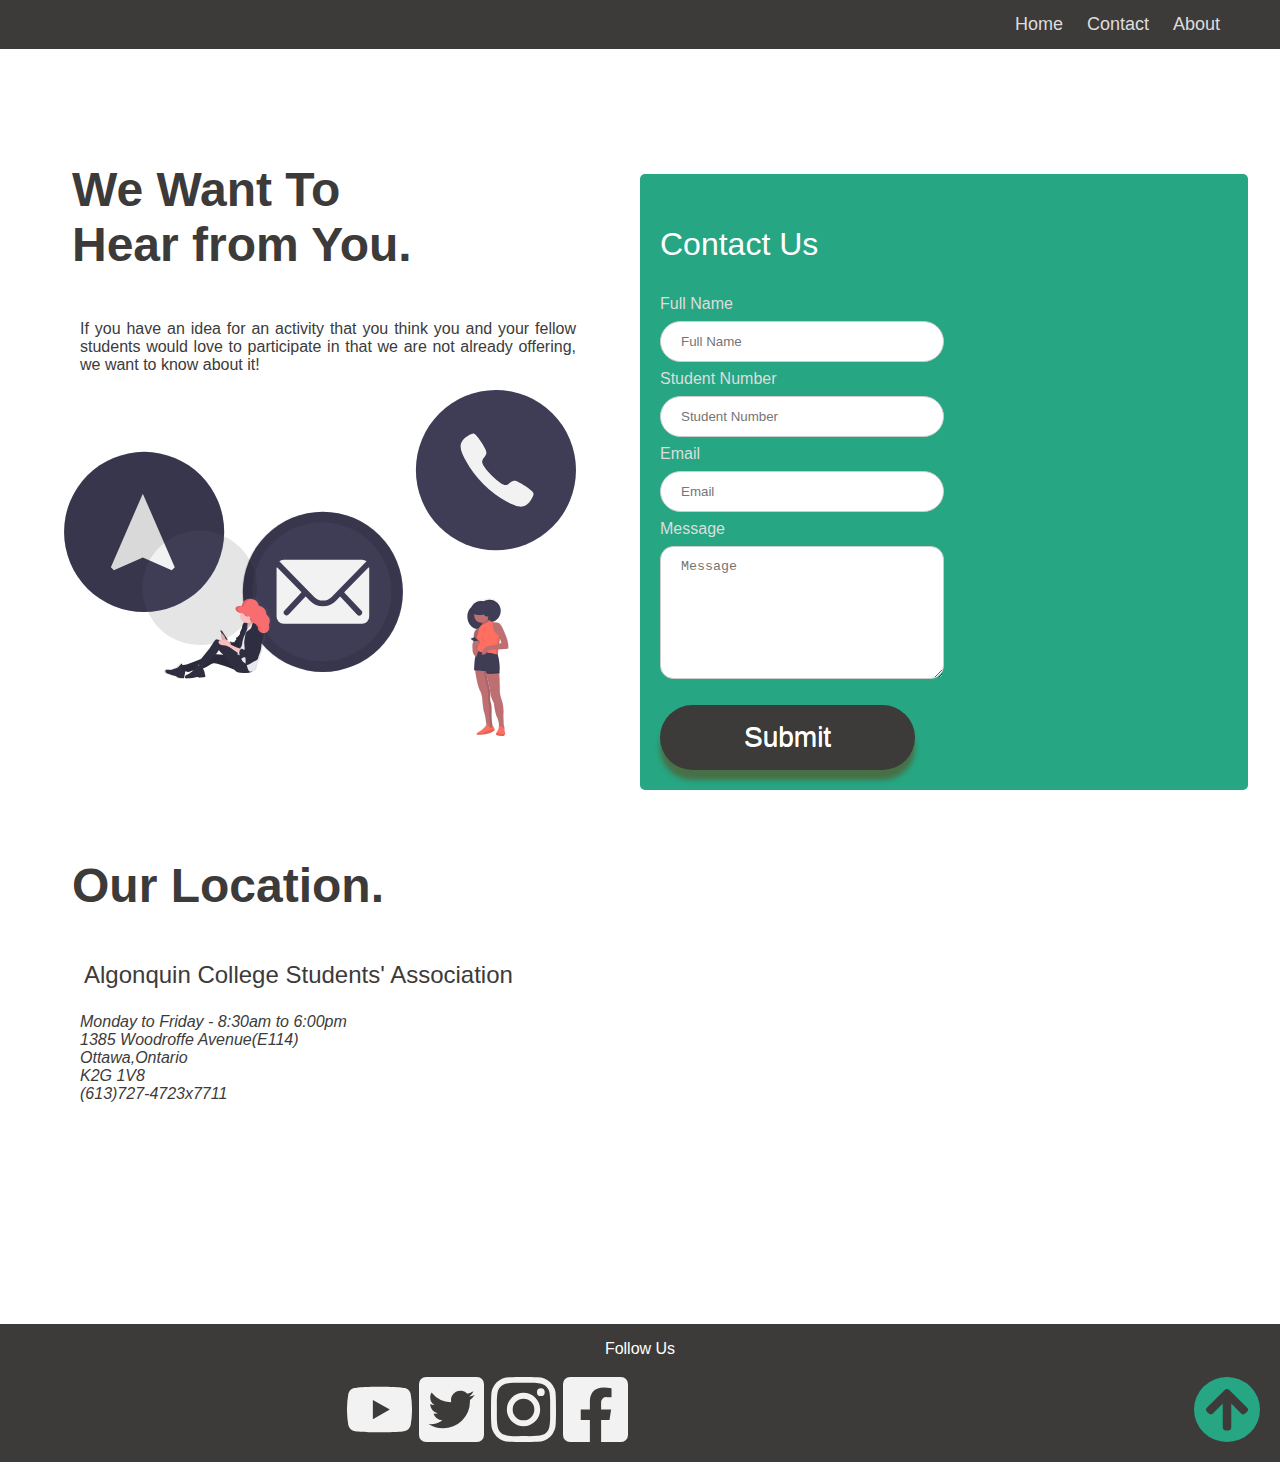
<file: midterm/Contact.html>
<!DOCTYPE html>
<html>
<head>
	<title>
Contact
	</title>
  <meta name="viewport" content="width=device-width, initial-scale=1">
  <link rel="stylesheet" href="contact-style.css">
<style>


</style>
</head>
<body>


<div class="header">
  <a href="#default" class="logo"><!-- <img src="logo1.png" width="50%" height="50%"> --></a>
  <div class="header-right">
    <a class="active" href="home.html">Home</a>
    <a href="Contact.html">Contact</a>
    <a href="About.html">About</a>
  </div>
</div>

<div class="flex1">
<div class="textbox">

  <p id="tp1">We Want To Hear from You.</p>
  <p id="tp2">If you have an idea for an activity that you think you and your fellow students would love to participate in that we are not already offering, we want to know about it!</p>
  <div id="timages">
  	<img src="images\contact-img.svg" width="100%" height="100%" />

 </div>



</div>

<div class="imagebox">
	<div class="form">
	<p>Contact Us</p>
	<form action="#">
    <label for="fname">Full Name</label><br>
    <input type="text" id="fname" name="fullame" placeholder="Full Name"><br>

    <label for="snum">Student Number</label><br>
    <input type="text" id="snum" name="snum" placeholder="Student Number"><br>

    <label for="email">Email</label><br>
  <input type="text" id="email" name="email" placeholder="Email"><br>
  <label for="message">Message</label><br>
      <textarea id="message" name="message" placeholder="Message"></textarea><br>
    <input type="submit" value="Submit">
  </form>

</div>
	
</div>
</div>


<div class="flex2">
<div class="textbox2">

  <p id="tp3">Our Location.</p>
  <p id="tp4">Algonquin College Students' Association</p>
  <address>
Monday to Friday - 8:30am to 6:00pm<br>
1385 Woodroffe Avenue(E114)<br>
Ottawa,Ontario<br>
K2G 1V8<br>
(613)727-4723x7711
</address>

</div>

<div class="imagebox2">
	<iframe src="https://www.google.com/maps/embed?pb=!1m18!1m12!1m3!1d2804.0391494268333!2d-75.75911148462247!3d45.348021979099684!2m3!1f0!2f0!3f0!3m2!1i1024!2i768!4f13.1!3m3!1m2!1s0x4cce0718cc4a6ad7%3A0xc6cc467725843e2b!2sAlgonquin%20College!5e0!3m2!1sen!2sin!4v1583870792488!5m2!1sen!2sin" width="100%" height="450" frameborder="0" style="border:0;" allowfullscreen=""></iframe>
</div>
	
</div>

<div class="bnavbar1">
  <p>Follow Us</p>
  <a href="#"><img src="images\up.svg"  class="img5"></a>
	<a href="#"><img src="images\fb.svg"  class="img1"></a>
	<a href="#"><img src="images\insta.svg" class="img2"></a>
	<a href="#"><img src="images\twitter.svg"   class="img3"></a>
	<a href="#"><img src="images\youtube.svg"  class="img4"></a>
  
  </div>


</body>
</html>
</file>
<file: css/style.css>
* {box-sizing: border-box;}

body { 
  margin: 0;
  font-family: Arial, Helvetica, sans-serif;
  background-color: #fff6ea;
}
.top-header {
  overflow: hidden;
  background-color: #ffffff;
  /*padding: 20px 10px;*/
}


.header {
  overflow: hidden;
  background-color: #fff6ea;
  /*padding: 20px 10px;*/
}

.header a {
 
  color: black;
  text-align: center;
  padding: 131px;
  text-decoration: none;
  font-size: 18px; 
  line-height: 25px;
  border-radius: 4px;
}
ul{
  padding: 10px;
}



.header a:hover {
  color: black;
}

.header a.active {

  color: #1e75ba;
}

.header-center {
  text-align: center;
}
.footer-center {
  text-align: center;
}

.row {
  margin-right: -15px;
  margin-left: -15px;
}
.row:before,
.row:after,{
  display: table;
  content: " ";
}
.row:after,{
  clear: both;
}
 .col-md-4,  
 .col-md-8,  
 .col-md-12, {
  position: relative;
  min-height: 1px;
  padding-right: 15px;
  padding-left: 15px;
}

  .col-md-12 {
    width: 100%;
    float: left;
  }
  .col-md-4 {
    width: 33.33333333%;
    float: left;
  }
  .col-md-8 {
    width: 66.66666667%;
    float: left;
  }
  .search {
    width: 374px;
  }
.logo_head{
  margin-left: 129px;
}
@media (max-width: 767px) {
  .search{
    padding: 10px;  
    width: 187px;
  }
  .header a {
 
  color: black;
  text-align: center;
  padding: 14px;
  text-decoration: none;
  font-size: 18px; 
  line-height: 25px;
  border-radius: 4px;
}
.search_div{
  padding: 25.7px !important;
}
.logo_head{
  margin-left: 7px !important;
  font-size: 22px;
}
.footer a{
  padding: 29px !important;
}
.dropup-content{
  bottom: 40px !important;
  margin-left: -11px !important;
}
}

.footer {
   position: fixed;
   left: 0;
   bottom: 0;
   width: 100%;
   background-color: #c23d52;
   color: white;
   text-align: center;
   padding: 15px;
   overflow: hidden;
  
  padding: 14px 10px;
}
.footer a {
 
  color: #fff;
  text-align: center;
  padding: 123px;
  text-decoration: none;
  font-size: 18px; 
  line-height: 25px;
  border-radius: 4px;
}
.logo{
  background-color: #070707;
  /*padding: 11.7px;*/
  color: white;
}
.search_div{
  background-color: #c23d52;
  padding: 23.7px;
  color: white;
}
.image{
  max-width: 100%;

}
.info_size{
  font-size: 17px;
}

.container {
  padding-right: 20px;
  padding-left: 20px;
  margin-right: auto;
  margin-left: auto;
}
.image1{
  max-width: 50%;
      padding: 10px;
}
.image2{
  max-width: 40%;
  padding: 10px;
  padding-left:10px;
  margin-left: 25px;
  margin-bottom: -25px;
}

.information{
  padding: 10px;
  margin-top: 32px;
}
.category{
  margin-bottom: 66px;
}
.feature_category{
  font-size: 17px;
}

.dropbtn {
  /*background-color: #3498DB;*/
  color: white;
  padding: 16px;
  font-size: 16px;
  border: none;
}

.dropup {
  position: relative;
  display: inline-block;
}

.dropup-content {
  display: none;
  position: fixed;
  background-color: #fff6ea;
  min-width: 160px;
  bottom: 37px;
  z-index: 1;
  margin-left: 49px;
}

.dropup-content a {
  color: black;
  padding: 12px 16px;
  text-decoration: none;
  display: block;
}

.dropup-content a:hover {background-color: #ccc}

.dropup:hover .dropup-content {
  display: block;
}

.dropup:hover .dropbtn {
 /* background-color: #2980B9;*/
}
</file>
<file: mtm6201-picture-this-master/style.css>
@import url('https://fonts.googleapis.com/css?family=Roboto:300,700&display=swap');

html,
body {
  margin: 0;
  border: 0;
  font-family: 'Roboto', sans-serif;
}

.header {
  display: grid;
  grid-template-columns: 1fr;
  align-items: center;
  background-color: cadetblue;
}

.title {
  padding: 50px 25px;
  text-align: center;
}

h1 {
  font-size: 3rem;
  margin: 0;
}

h4 {
  font-size: 1.5rem;
  font-weight: 300;
}

img {
  display: block;
  width: 100%;
}

@media (min-width: 960px) {
  .header {
    grid-template-columns: repeat(2, 1fr);
  }
}
</file>
<file: midterm/contact-style.css>
* {box-sizing: border-box;}

body { 
  margin: 0;
  font-family: Arial, Helvetica, sans-serif;
}

.header {
  overflow: hidden;
  background-color: #3c3b3a;
  /*padding: 20px 10px;*/
  margin-bottom: 5vh;
}

.header a {
  float: left;
  color:#DEDDDD	;
  text-align: center;
  padding: 12px;
  text-decoration: none;
  font-size: 18px; 
  line-height: 25px;
  border-radius: 4px;
}

.header a.logo {
 
}

.header a:hover {
  /*background-color: white;*/
  color: white;
}

/*.header a.active {
  background-color: white;
  color: white;
}*/

.header-right {
  float: right;
  margin-right: 3em;
}


/*flex1*/

.flex1{
	
	display: flex; 
	flex-wrap: nowrap;
}

/*image box*/
.imagebox {
  width: 50%;
  /*float: right;*/
  padding-right:2em; 
padding-top: 80px;
}

/*text box*/
.textbox {
  width: 50%;
  /*float: left;*/
  /*text-align: justify;*/
  padding-top: 20px;
  background-color: white;
  /*color: #3c3b3a;*/
}
 
.textbox #tp1{
	margin-left: 1.5em;
	text-align: left;
	font-size: 3em;
	color: #3c3b3a;
	font-weight: bold;
	margin-right: 4em;
}

.textbox #tp2{
	margin-left:  5em;
	text-align: justify;
	font-size: 1em;
	color: #3c3b3a;
	margin-right: 4em;
}

#timages{
	margin-left: 4em;
	margin-right: 4em;
}

/*form*/

textarea{
  width: 50%;
  height: 10em;
  padding: 12px 20px;
  margin: 8px 0;
  display: inline-block;
  border: 1px solid #ccc;
  border-radius: 1em;
  box-sizing: border-box;
transition: width 0.4s ease-in-out;

}
textarea:focus{
	width: 100%;
}

input[type=text] {
  width: 50%;
  padding: 12px 20px;
  margin: 8px 0;
  display: inline-block;
  border: 1px solid #ccc;
  border-radius: 4em;
  box-sizing: border-box;
transition: width 0.4s ease-in-out;

}

input[type=text]:focus {
  width: 100%;
}

input[type=submit] {
  font: 28px/2.3em trebuchet,arial;
color: white;
text-shadow: 0 1px 0 #fff;
text-align: center;
text-decoration: none;
display: block;
padding: 0 3em;
/*margin: 3px auto 5px;*/
margin-left: 0em;
margin-top: 0.5em;
background: #3c3b3a
repeat-x bottom;
border: 0px solid #ddd;
-webkit-border-radius: 6px;
border-radius: 80px;
-webkit-box-shadow: 0 3px 5px #487047;
box-shadow: 0px 10px 5px #487047;
cursor: pointer;

}


.form{
  border-radius: 5px;
  background-color: #26a682;
  padding: 20px;
}

.form p{
	font-size: 2em;
	color: white;
}
.form label {
	color: #DEDDDD;
}

/*flex2*/

.flex2{
	width: 100%;
	height: auto;
	margin: 0 auto;	
	display: flex; 
	flex-wrap: nowrap;
}

/*image box*/
.imagebox2 {
  width: 50%;
  /*float: right;*/
  padding-right:2em; 
padding-top: 80px;
text-align: center;
}

/*text box*/
.textbox2 {
  width: 50%;
  /*float: left;*/
  /*text-align: justify;*/
  padding-top: 20px;
  background-color: white;
  /*color: #3c3b3a;*/
}
 
.textbox2 #tp3{
	margin-left: 1.5em;
	text-align: left;
	font-size: 3em;
	color: #3c3b3a;
	font-weight: bold;
	margin-right: 4em;
}

.textbox2 #tp4{
	margin-left:  3.5em;
	text-align: justify;
	font-size: 1.5em;
	color: #3c3b3a;
	margin-right: 4em;
}

address{
	margin-left:  5em;
	text-align: justify;
	font-size: 1em;
	color: #3c3b3a;
	margin-right: 4em;
}

/*bnavbar*/
.bnavbar1 {
  background-color: #3c3b3a;
  overflow: hidden;
  /*position: fixed;*/
  bottom: 0;
  width: 100%;
  padding-bottom: 1em; 
}

.bnavbar1 img {
  float: right;
  display: block;
  color: #f2f2f2;
  text-align: center;
  padding: 0.2em;
  text-decoration: none;
  font-size: 17px;
}

.img5{
  margin-left: 32.9em;
  margin-right: 1em;
}
.img1,.img2,.img3,.img4,.img5{
  width: 8vh;
  height: 8vh;
}

.bnavbar1 p{
  text-align: center;
  color: white;
  font-size: 1em;
}



@media (min-width: 481px) and (max-width: 767px)  {
  .header a {
    float: none;

    display: block;
    text-align: center;
  }
  
  .header-right {
    float: none;
  }
/*flex1*/
.flex1{
	
	display: flex; 
	flex-wrap: wrap;
}

.imagebox {
  width: 100%;
  /*float: right;*/
  padding-right:0em; 
  padding-left: 0em;
padding-top: 0em;
}

/*text box*/
.textbox {
  width: 100%;
  /*float: left;*/
  /*text-align: justify;*/
  padding-top: 0em;
  background-color: white;
  /*color: #3c3b3a;*/
}
 
.textbox #tp1{
	margin-left: 1em;
	text-align: left;
	font-size: 3em;
	color: #3c3b3a;
	font-weight: bold;
	margin-right: 1em;
}

.textbox #tp2{
	margin-left:  2.5em;
	text-align: left;
	font-size: 1em;
	color: #3c3b3a;
	margin-right: 1em;
}

#timages{
	/*margin-left: 4em;*/
	/*margin-right: 4em;*/
}

/*form*/

textarea{
  width: 50%;
  height: 10em;
  padding: 12px 20px;
  margin: 8px 0;
  display: inline-block;
  border: 1px solid #ccc;
  border-radius: 1em;
  box-sizing: border-box;
transition: width 0.4s ease-in-out;

}
textarea:focus{
	width: 100%;
}

input[type=text] {
  width: 50%;
  padding: 12px 20px;
  margin: 8px 0;
  display: inline-block;
  border: 1px solid #ccc;
  border-radius: 4em;
  box-sizing: border-box;
transition: width 0.4s ease-in-out;

}

input[type=text]:focus {
  width: 100%;
}

input[type=submit] {
  font: 28px/2.3em trebuchet,arial;
color: white;
text-shadow: 0 1px 0 #fff;
text-align: center;
text-decoration: none;
display: block;
padding: 0 3em;
/*margin: 3px auto 5px;*/
margin-left: 0em;
margin-top: 0.5em;
background: #3c3b3a
repeat-x bottom;
border: 0px solid #ddd;
-webkit-border-radius: 6px;
border-radius: 80px;
-webkit-box-shadow: 0 3px 5px #487047;
box-shadow: 0px 10px 5px #487047;
cursor: pointer;

}


.form{
  border-radius: 3em;
  background-color: #26a682;
  padding: 2em;
}

.form p{
	font-size: 2em;
	color: white;
}
.form label {
	color: #DEDDDD;
}

/*flex2*/
.flex2{
	width: 100%;
	height: auto;
	margin: 0 auto;	
	display: flex; 
	flex-wrap: wrap;
}

/*image box*/
.imagebox2 {
  width: 100%;
  /*float: right;*/
  padding-right:0em; 
padding-top: 2em;
text-align: center;
}

/*text box*/
.textbox2 {
  width: 100%;
  /*float: left;*/
  /*text-align: justify;*/
  padding-top: 0em;
  background-color: white;
  /*color: #3c3b3a;*/
}
 
.textbox2 #tp3{
	margin-left: 1em;
	text-align: left;
	font-size: 3em;
	color: #3c3b3a;
	font-weight: bold;
	margin-right: 1em;
}

.textbox2 #tp4{
	margin-left:  2em;
	text-align: left;
	font-size: 1.5em;
	color: #3c3b3a;
	margin-right: 1em;
}

address{
	margin-left:  3em;
	text-align: justify;
	font-size: 1em;
	color: #3c3b3a;
	margin-right: 1em;
}


  /*bnavbar*/
.bnavbar1 {
  background-color: #3c3b3a;
  overflow: hidden;
  /*position: fixed;*/
  bottom: 0;
  width: 100%;
  padding-bottom: 1em; 
}

.bnavbar1 img {
  float: right;
  display: block;
  color: #f2f2f2;
  text-align: center;
  padding: 0.2em;
  text-decoration: none;
  font-size: 17px;
}

.img5{
  margin-left: 4.9em;
  margin-right: 1em;
}
.img1,.img2,.img3,.img4,.img5{
  width: 6vh;
  height: 6vh;
}

.bnavbar1 p{
  text-align: center;
  color: white;
  font-size: 1em;
}
}

@media (min-width: 768px) and (max-width: 1024px)  {

.header a {
    float: left;

    display: block;
    text-align: center;
  }
  
  .header-right {
    float: right;
    margin-right:3em; 
  }
/*flex1*/
.flex1{
  
  display: flex; 
  flex-wrap: wrap;
}

.imagebox {
  width: 100%;
  /*float: right;*/
  padding-right:0em; 
  padding-left: 0em;
padding-top: 0em;
}

/*text box*/
.textbox {
  width: 100%;
  /*float: left;*/
  /*text-align: justify;*/
  padding-top: 0em;
  background-color: white;
  /*color: #3c3b3a;*/
}
 
.textbox #tp1{
  margin-left: 1em;
  text-align: left;
  font-size: 3em;
  color: #3c3b3a;
  font-weight: bold;
  margin-right: 1em;
}

.textbox #tp2{
  margin-left:  2.5em;
  text-align: left;
  font-size: 1em;
  color: #3c3b3a;
  margin-right: 1em;
}

#timages{
  /*margin-left: 4em;*/
  /*margin-right: 4em;*/
}

/*form*/

textarea{
  width: 50%;
  height: 10em;
  padding: 12px 20px;
  margin: 8px 0;
  display: inline-block;
  border: 1px solid #ccc;
  border-radius: 1em;
  box-sizing: border-box;
transition: width 0.4s ease-in-out;

}
textarea:focus{
  width: 100%;
}

input[type=text] {
  width: 50%;
  padding: 12px 20px;
  margin: 8px 0;
  display: inline-block;
  border: 1px solid #ccc;
  border-radius: 4em;
  box-sizing: border-box;
transition: width 0.4s ease-in-out;

}

input[type=text]:focus {
  width: 100%;
}

input[type=submit] {
  font: 28px/2.3em trebuchet,arial;
color: white;
text-shadow: 0 1px 0 #fff;
text-align: center;
text-decoration: none;
display: block;
padding: 0 3em;
/*margin: 3px auto 5px;*/
margin-left: 0em;
margin-top: 0.5em;
background: #3c3b3a
repeat-x bottom;
border: 0px solid #ddd;
-webkit-border-radius: 6px;
border-radius: 80px;
-webkit-box-shadow: 0 3px 5px #487047;
box-shadow: 0px 10px 5px #487047;
cursor: pointer;

}


.form{
  border-radius: 3em;
  background-color: #26a682;
  padding: 2em;
}

.form p{
  font-size: 2em;
  color: white;
}
.form label {
  color: #DEDDDD;
}

/*flex2*/
.flex2{
  width: 100%;
  height: auto;
  margin: 0 auto; 
  display: flex; 
  flex-wrap: wrap;
}

/*image box*/
.imagebox2 {
  width: 100%;
  /*float: right;*/
  padding-right:0em; 
padding-top: 2em;
text-align: center;
}

/*text box*/
.textbox2 {
  width: 100%;
  /*float: left;*/
  /*text-align: justify;*/
  padding-top: 0em;
  background-color: white;
  /*color: #3c3b3a;*/
}
 
.textbox2 #tp3{
  margin-left: 1em;
  text-align: left;
  font-size: 3em;
  color: #3c3b3a;
  font-weight: bold;
  margin-right: 1em;
}

.textbox2 #tp4{
  margin-left:  2em;
  text-align: left;
  font-size: 1.5em;
  color: #3c3b3a;
  margin-right: 1em;
}

address{
  margin-left:  3em;
  text-align: justify;
  font-size: 1em;
  color: #3c3b3a;
  margin-right: 1em;
}


/*bnavbar*/
.bnavbar1 {
  background-color: #3c3b3a;
  overflow: hidden;
  /*position: fixed;*/
  bottom: 0;
  width: 100%;
  padding-bottom: 1em; 
}

.bnavbar1 img {
  float: right;
  display: block;
  color: #f2f2f2;
  text-align: center;
  padding: 0.2em;
  text-decoration: none;
  font-size: 17px;
}

.img5{
  margin-left: 9em;
  margin-right: 1em;
}
.img1,.img2,.img3,.img4,.img5{
  width: 7vh;
  height: 7vh;
}

.bnavbar1 p{
  text-align: center;
  color: white;
  font-size: 1em;
}



}
</file>
<file: landing-page/styles/style.css>
/* applying css reset code first */
 /* http://meyerweb.com/eric/tools/css/reset/ 
   v2.0 | 20110126
   License: none (public domain)
*/

 html,
 body,
 div,
 span,
 applet,
 object,
 iframe,
 h1,
 h2,
 h3,
 h4,
 h5,
 h6,
 p,
 blockquote,
 pre,
 a,
 abbr,
 acronym,
 address,
 big,
 cite,
 code,
 del,
 dfn,
 em,
 img,
 ins,
 kbd,
 q,
 s,
 samp,
 small,
 strike,
 strong,
 sub,
 sup,
 tt,
 var,
 b,
 u,
 i,
 center,
 dl,
 dt,
 dd,
 ol,
 ul,
 li,
 fieldset,
 form,
 label,
 legend,
 table,
 caption,
 tbody,
 tfoot,
 thead,
 tr,
 th,
 td,
 article,
 aside,
 canvas,
 details,
 embed,
 figure,
 figcaption,
 footer,
 header,
 hgroup,
 menu,
 nav,
 output,
 ruby,
 section,
 summary,
 time,
 mark,
 audio,
 video {
     margin: 0;
     padding: 0;
     border: 0;
     font-size: 100%;
     font: inherit;
     vertical-align: baseline;
 }

 /* HTML5 display-role reset for older browsers */
 article,
 aside,
 details,
 figcaption,
 figure,
 footer,
 header,
 hgroup,
 menu,
 nav,
 section {
     display: block;
 }

 body {
     line-height: 1;
 }

 ol,
 ul {
     list-style: none;
 }

 blockquote,
 q {
     quotes: none;
 }

 blockquote:before,
 blockquote:after,
 q:before,
 q:after {
     content: '';
     content: none;
 }

 table {
     border-collapse: collapse;
     border-spacing: 0;
 }

 /* 
here are the properties for the css  */

 * {
     box-sizing: border-box;
 }

 body {
     width: 100%;
     background-color: #F7F7FF;
     align-content: center;

 }

 /* setting font for the css */
 body {
     font-family: 'Montserrat', sans-serif;
     margin: auto;
 }

 .logo img {
     height: 80px;
     max-width: 500px;
     margin: 30px;
 }

 div {
     margin: 20px auto;
 }

 h1 {
     font-family: 'Montserrat', sans-serif;
     font-size: 85px;
     font-weight: bold;
     line-height: 6.5rem;
 }

 div p {
     font-size: 1.6rem;
     line-height: 2.2rem;
     width: 80%;
     margin: auto;
 }

 div img {
     width: auto;
     margin: 30px auto;
 }

 div img {
     height: auto;
     display: block;
 }

 /* setting up the contact form */
 form {
     padding: 25px;
     background-color: #F7F7FF;
     font-family: 'Montserrat', sans-serif;
 }

 input {
     border-radius: 25px;
     width: 100%;
     font-family: 'Montserrat', sans-serif;
 }

 /* styling the button */
 .button-main {
     font-family: 'Montserrat', sans-serif;
     font-weight: 700;
     font-size: 2rem;
     color: #333131;
 }

 /* styling the form */
 .contact-form {
     font-family: 'Montserrat', sans-serif;
     height: auto;
     margin: 40px auto;
     padding: 20px;
     background-color: #ffffff;
     border-radius: 26px;
     box-shadow: 5px 5px 8px rgba(0, 0, 0, 0.15);
 }

 .contact-form h2 {
     font-size: 2.8rem;
     font-weight: 700;
     margin-bottom: .75rem;
 }

 .button-main {
     margin: 20px auto;
     border-radius: 12px;
     border: none;
 }

 .contact-form p {
     font-size: 1rem;
     line-height: 1.5rem;
     margin-bottom: .8rem;
     margin: auto 0px;
 }


 .class {
     width: 100%;
     height: 40px;
     background-color: #F4F4F5;
     border-radius: 4px;
 }

 .class {
     padding-left: 11px;
     margin: 6px 1px;
 }

 .class {
     font-weight: 600;
     border: none;
 }

 .button-main {
     background-color: #57EEAB;
     color: #ffffff;
     padding: 10px 20px;
 }

 .contact-form {
     font-family: 'Montserrat', sans-serif;
 }



 form a {
     color: #FF8480;
     text-decoration: none;
 }

 footer {
     background-color: #FFFD8C;
     padding: 16px 34px 0 34px;
     width: 100%;
 }

 footer {
     background-color: #FFFD8C;
     padding: 22px 0 22px 0;
 }

 /*Default styling for h3 elements*/
 h3 {
     font-weight: bold;
     font-size: 18px;
     line-height: 22px;
     width: 87%;
     margin-bottom: 10px;
 }

 h3,
 footer p,
 input[value="CALCULATE"] {
     font-family: 'Montserrat', sans-serif;
 }

 footer p {
     font-size: 16px;
     line-height: 19px;
     margin-bottom: 10px;
 }

 /*Centering footer content*/
 .footer-form {
     width: 80%;
     margin: auto;
 }

 /* grid for footer form input elements*/
 .calculate-form {
     display: grid;
     grid-gap: 15px;
     grid-template-columns: 72px 2fr;
     margin-bottom: 31px;
 }

 /* footer form hours input*/
 input[name="hours"] {
     grid-column: 1 / 2;
     display: block;
     background-color: #F4F4F5;
     border-radius: 11px;
     padding: 11px 0 11px 11px;
 }

 /* fonts and colors of the footer */
 input[value="CALCULATE"] {
     background-color: #FF8480;
     color: white;
 }

 /* footer form city input*/
 input[name="city"] {
     grid-column: 2 / 3;
     display: block;
     background-color: #F4F4F5;
     border-radius: 11px;
     padding: 11px 0 11px 11px;
 }

 /* footer form button input*/
 input[value="CALCULATE"] {
     grid-column: 1 / 3;
     display: block;
     border-radius: 20px;
     font-weight: bold;
     font-size: 24px;
     padding: 5px 0 5px 0;
 }

 /* styling the logos for the footer */
 .logo2 {
     width: 70%;
     margin: auto;
     display: flex;
     justify-content: space-between;
 }

 /* first breakpoint tablet view */

 @media (min-width: 670px) {
     div .img {
         max-width: 48%;
     }

     .wrapper-two {
         flex-direction: row;
         flex-wrap: nowrap;
         justify-content: space-around;
         align-items: center;
     }

     /* font styling of the button  */

     footer {
         display: flex;
         flex-direction: column;
     }

     form.calculate-form {
         font-family: 'Montserrat', sans-serif;
         font-weight: bold;
         font-size: 1.5rem;
         max-width: 100%;
         display: flex;
         flex-direction: row;
     }

     /* setting id to give width to the area */

     input#kalak {
         width: 40%;
         margin-right: 15px;
     }

     input#saher {
         width: 70%;
         margin-right: 15px;
     }



     form.calculate-form {
         border-radius: 10px;
         border: none;
     }

 }

 /** - Desktop view **/
 @media (min-width: 1000px) {
     .wrapper {
         margin: auto;
         width: 95%;
         display: flex;
         flex-direction: row;

     }

 }
</file>
